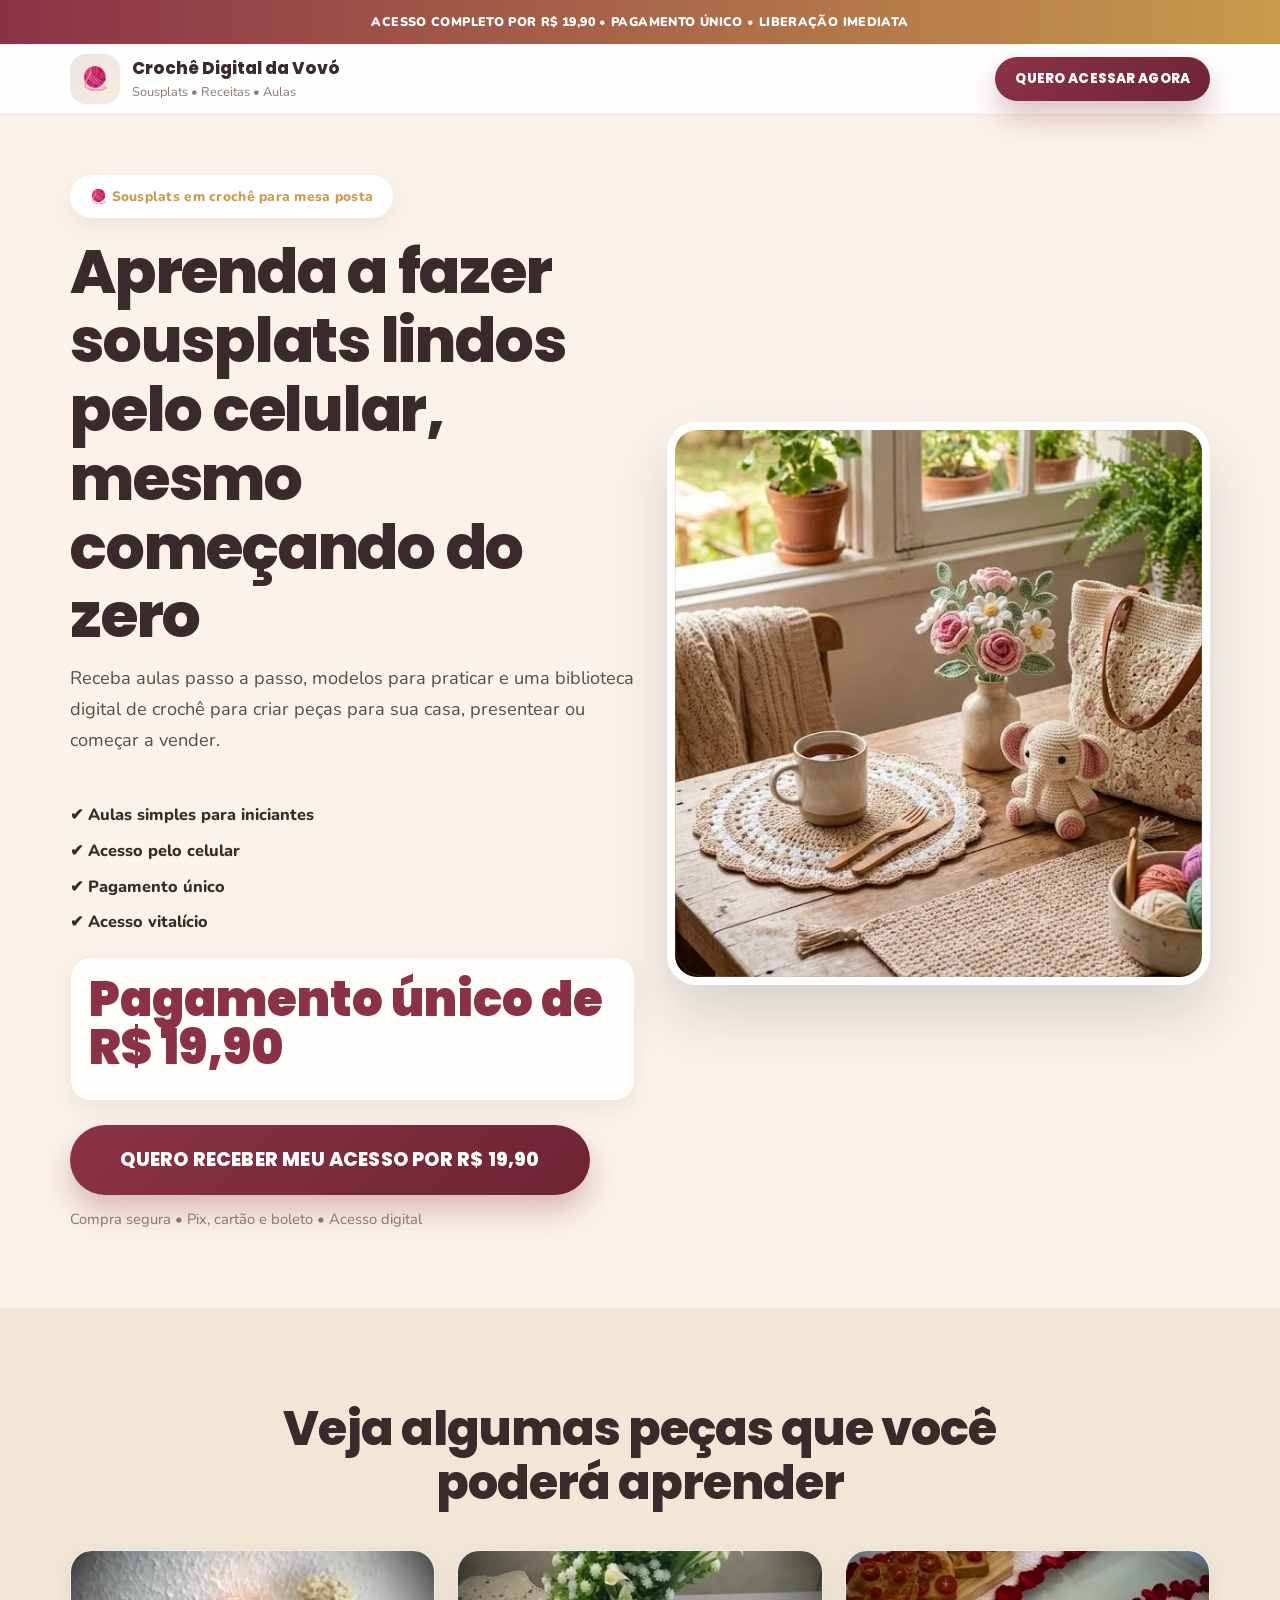
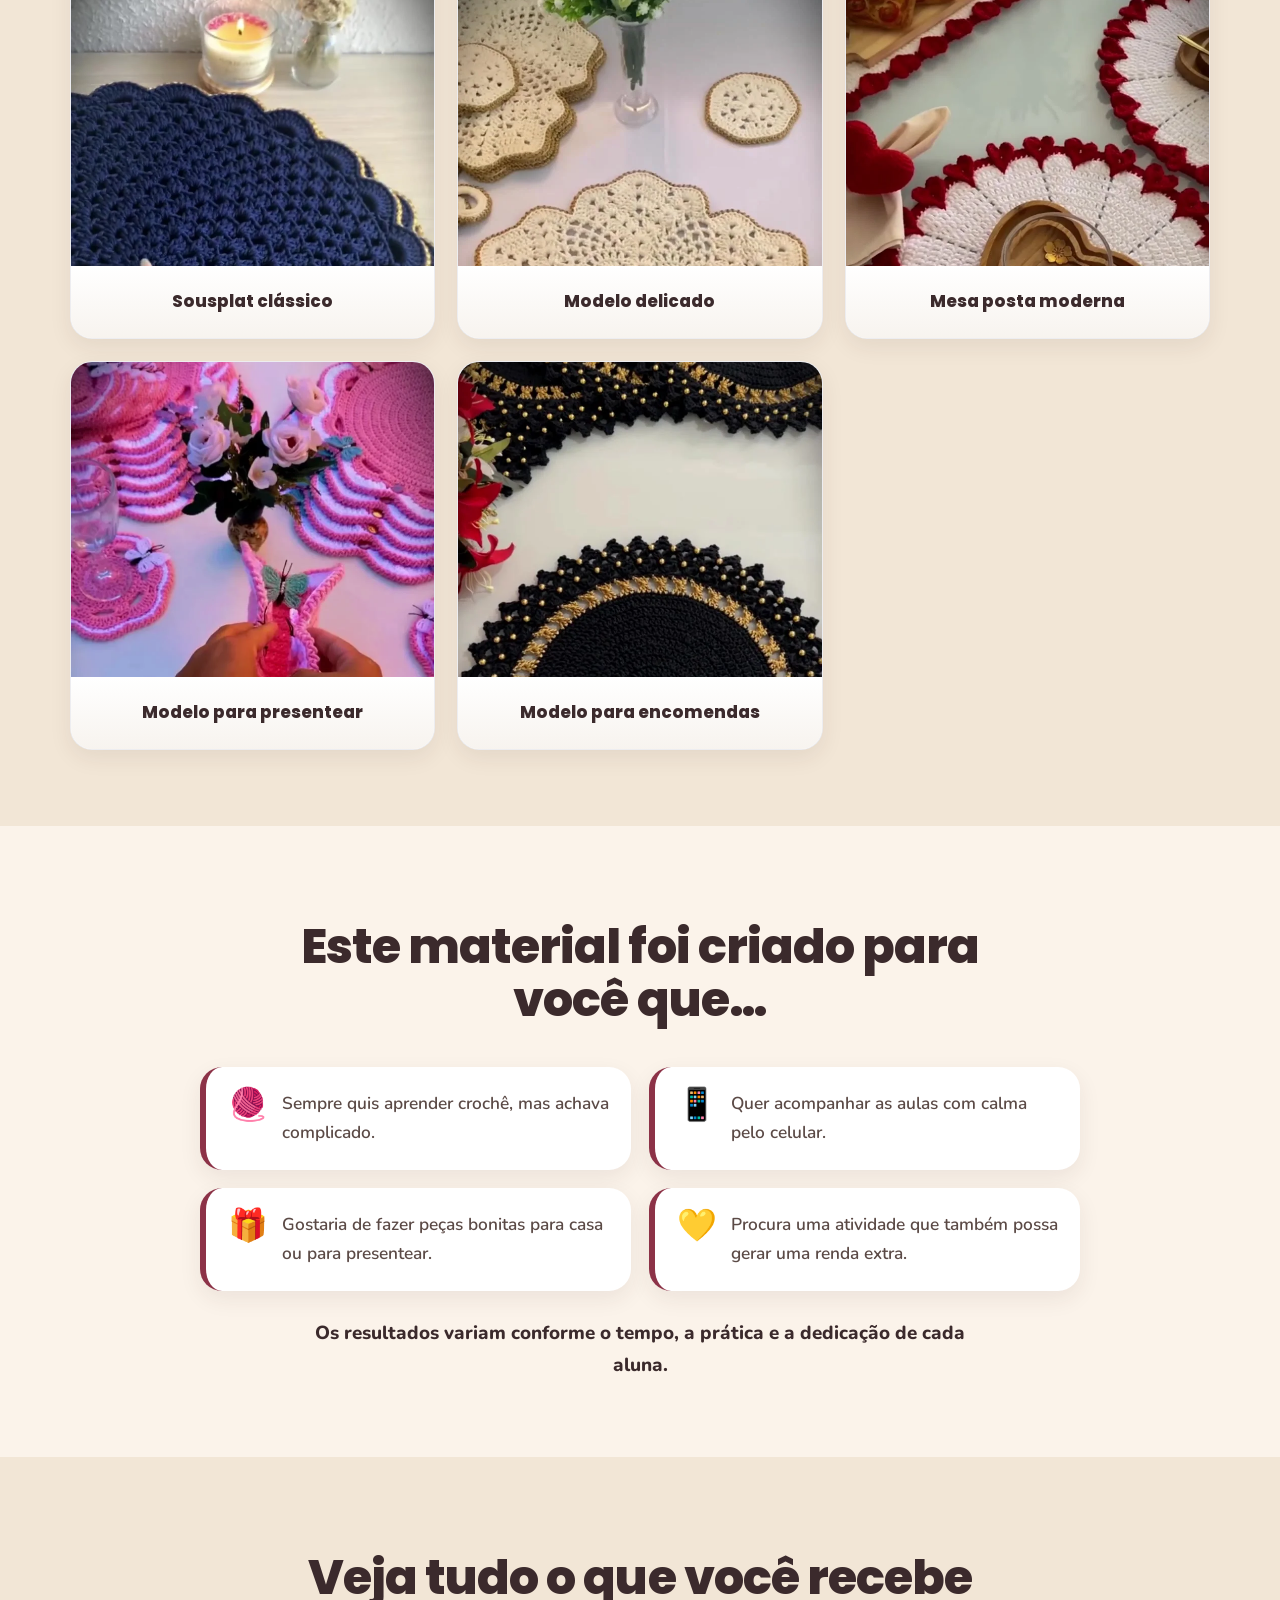
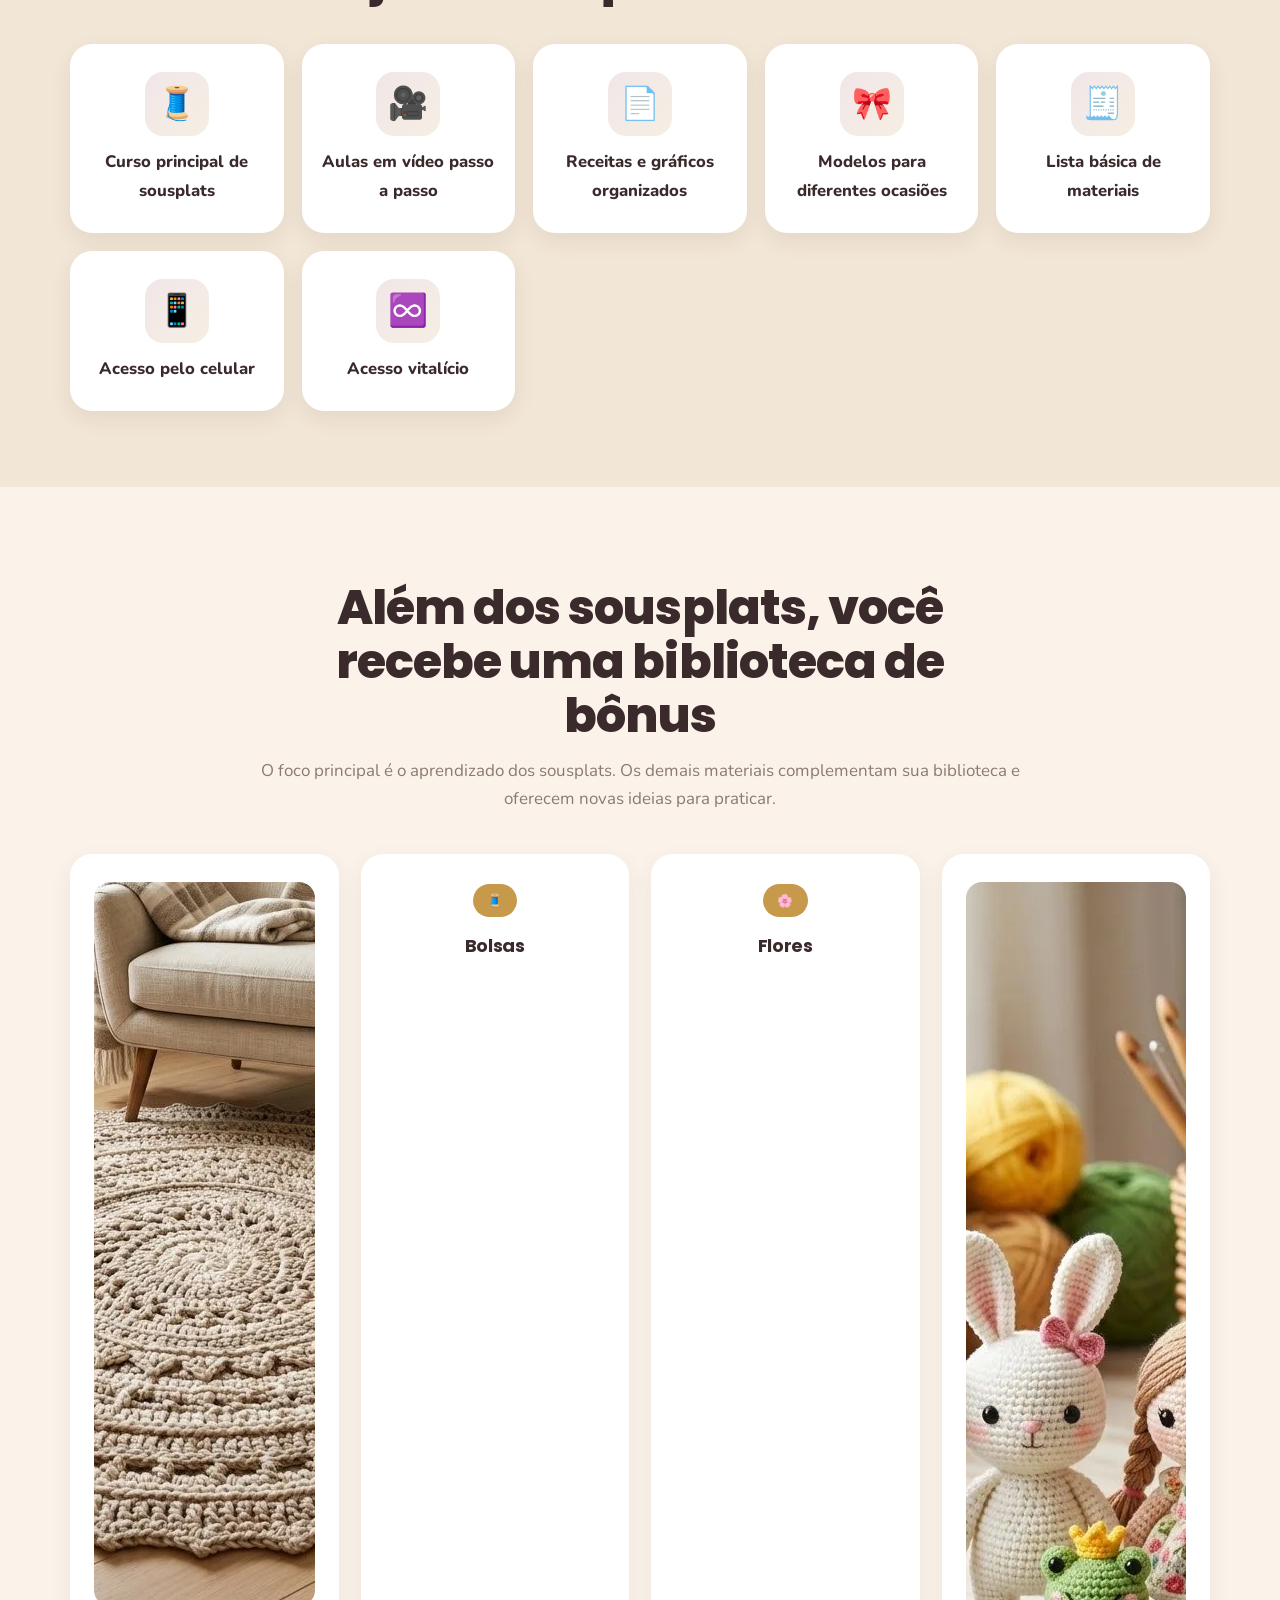
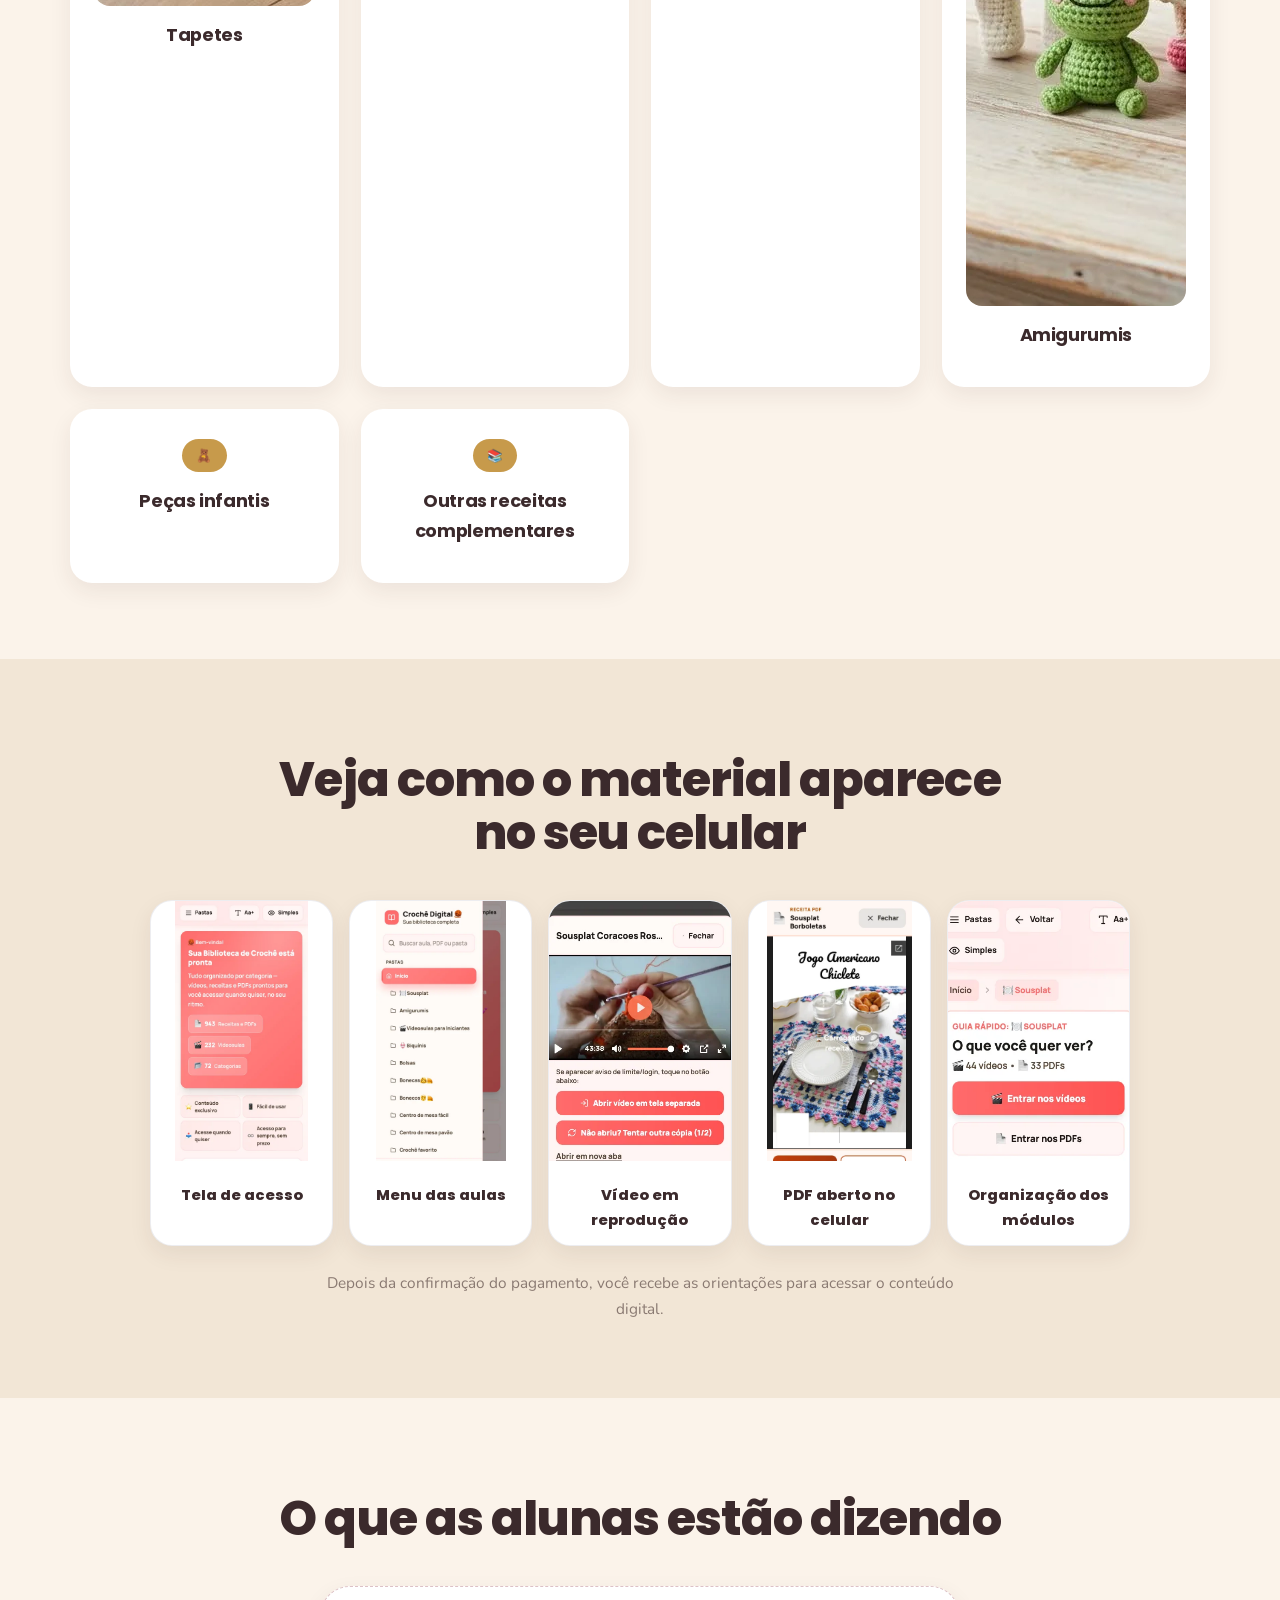
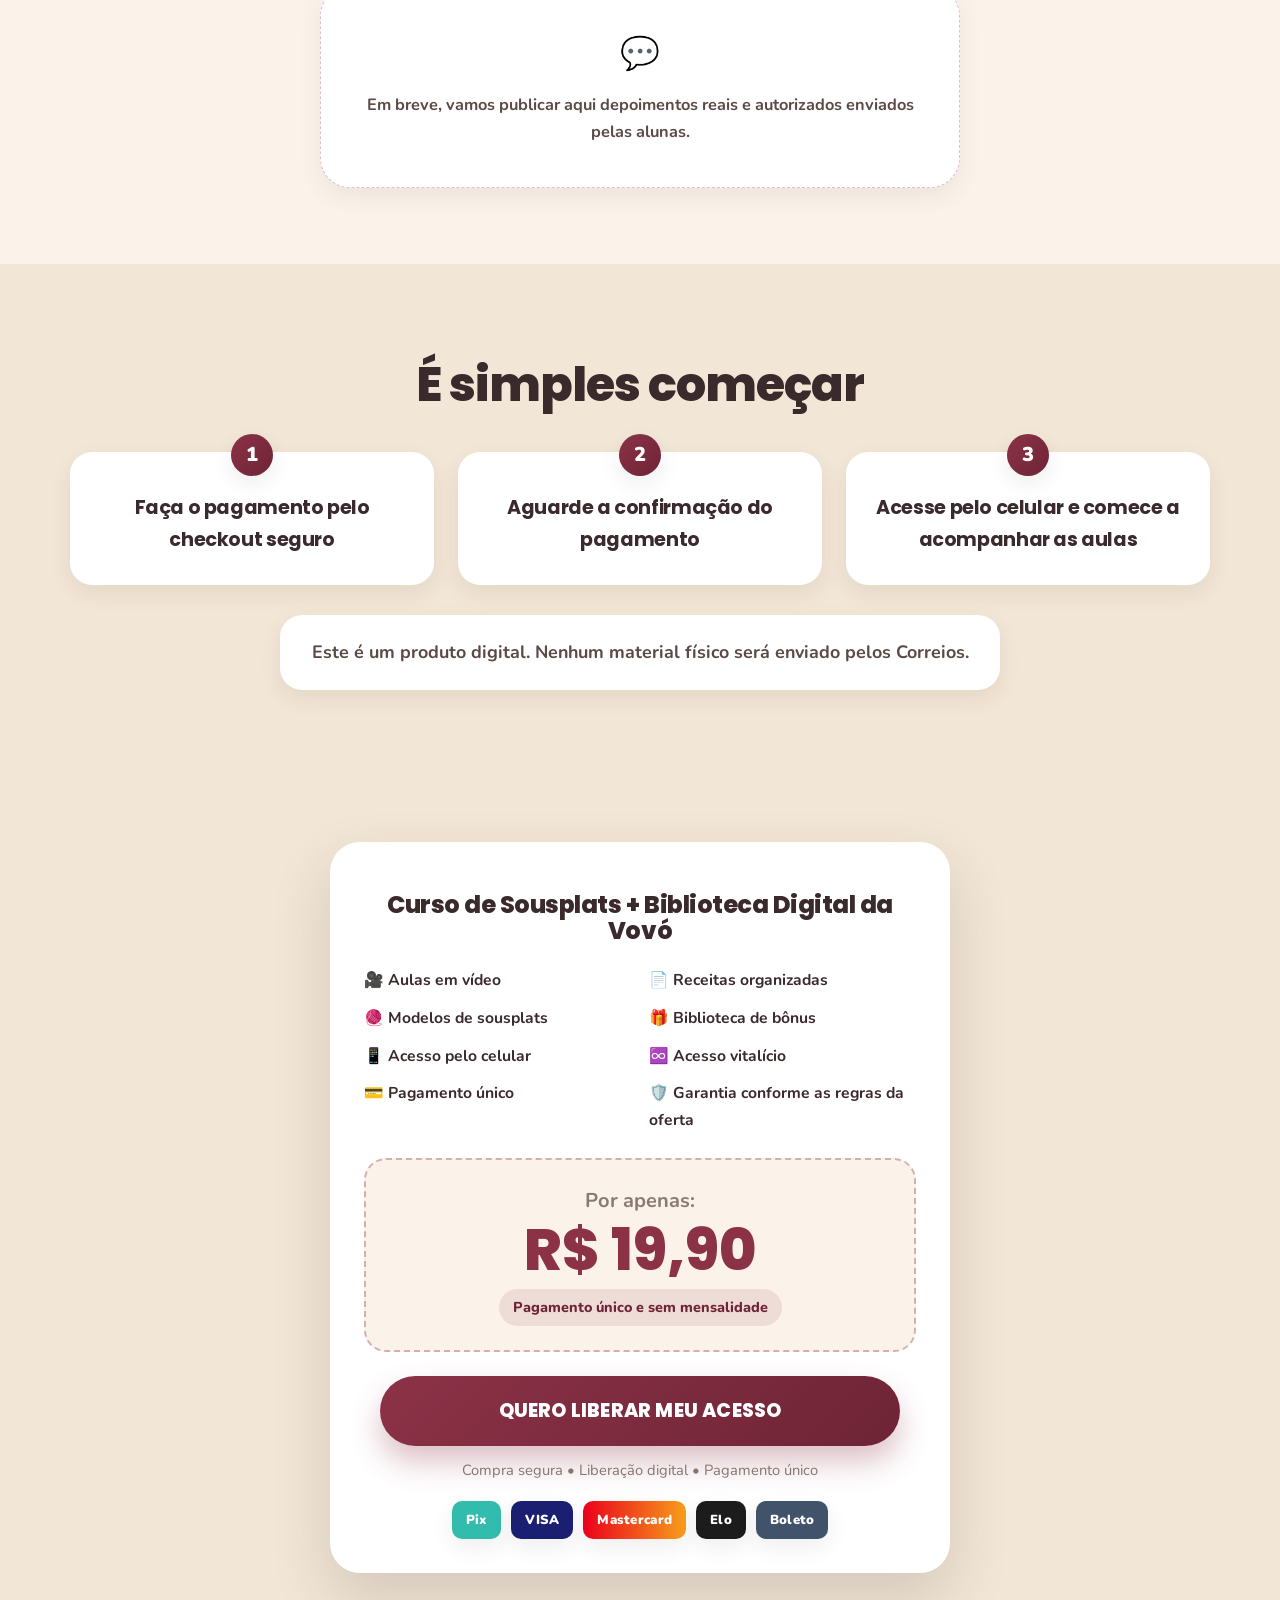
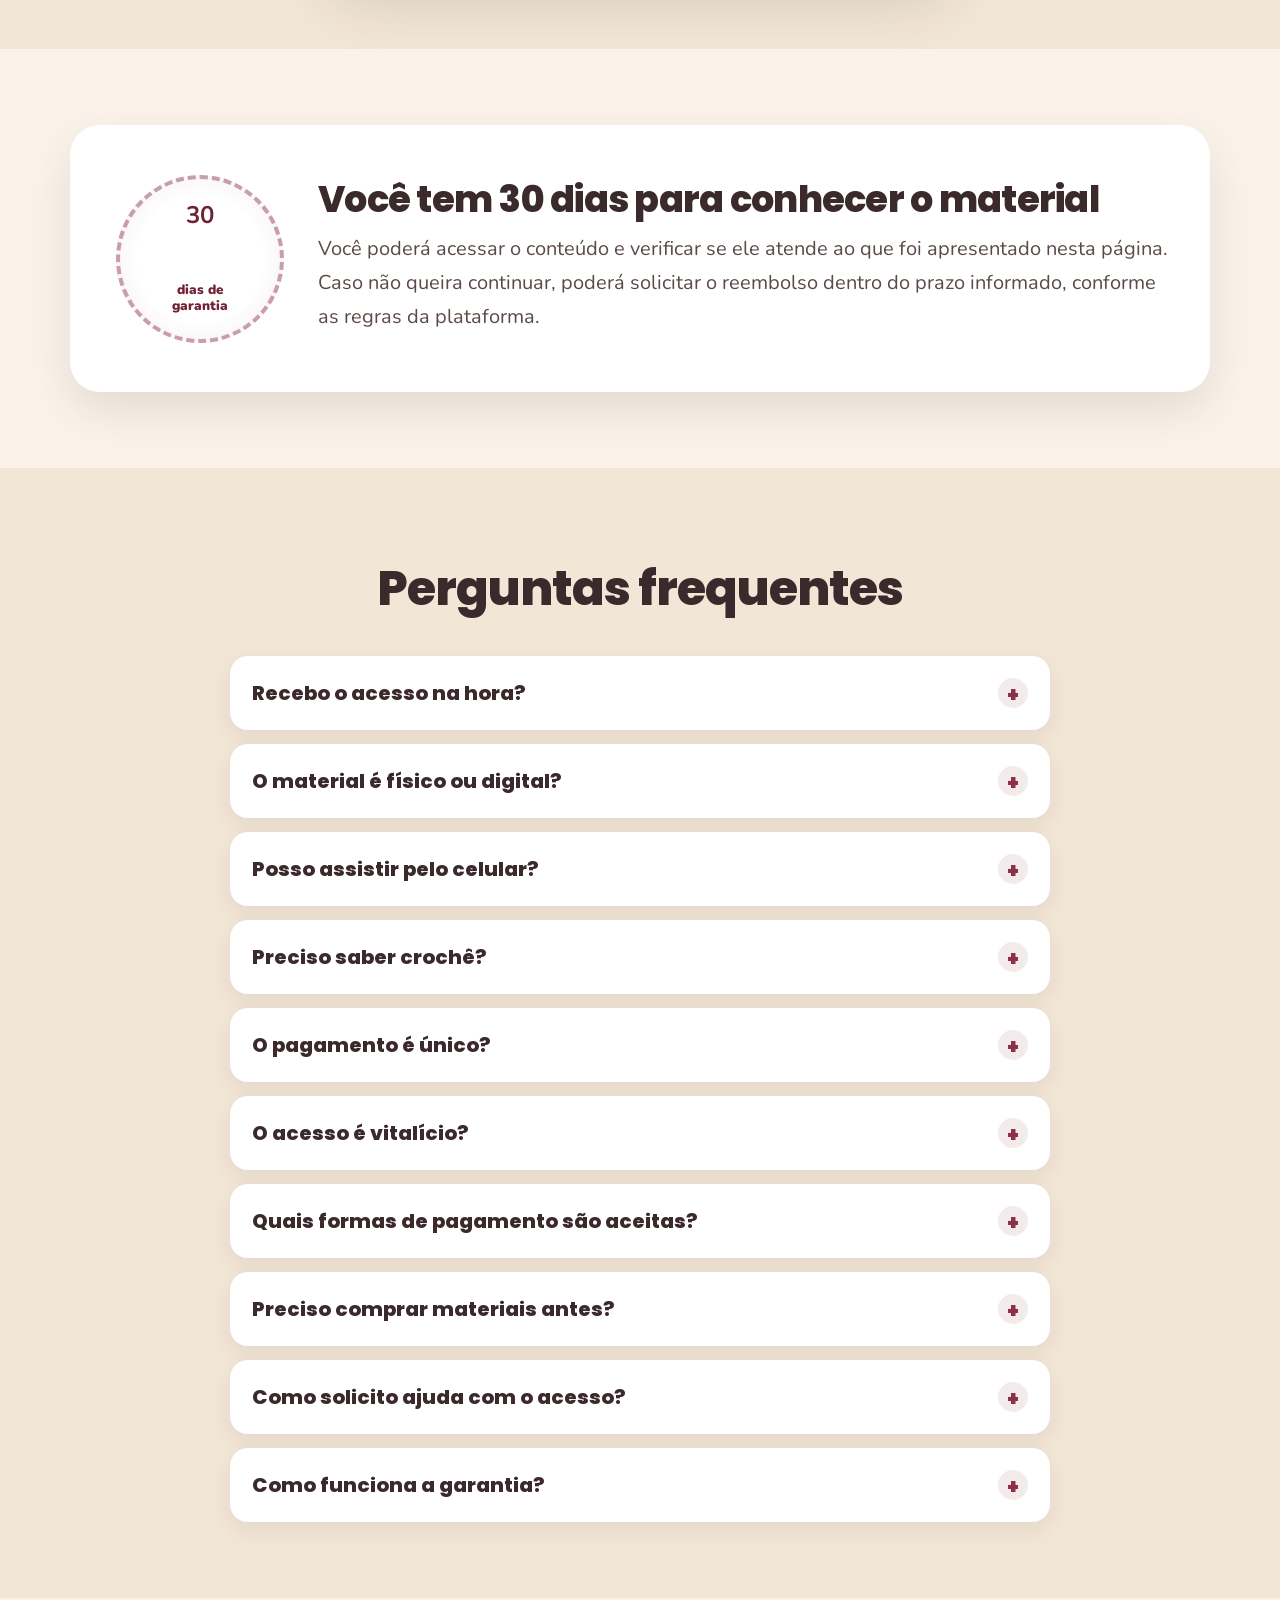
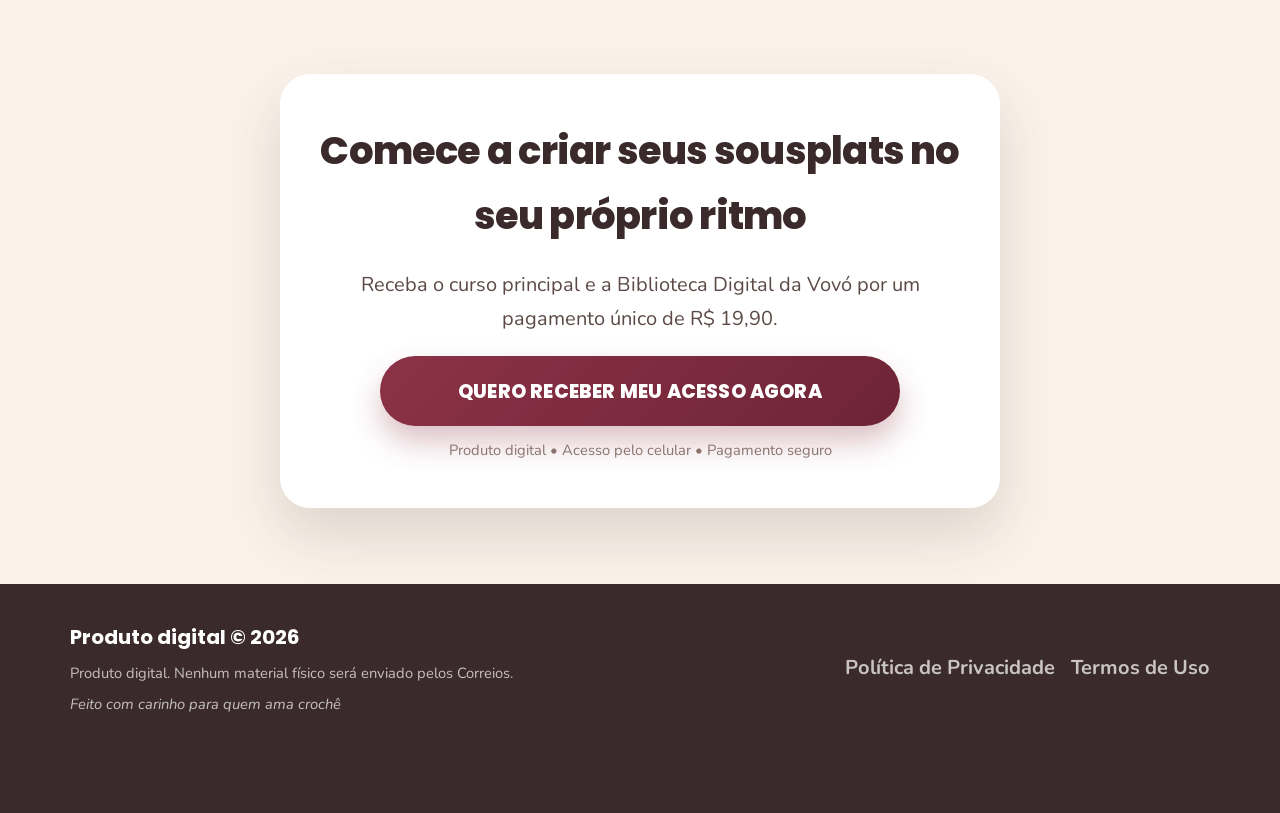
<file: index.html>
<!DOCTYPE html>
<html lang="pt-BR">
<head>
  <meta charset="UTF-8" />
  <meta name="viewport" content="width=device-width, initial-scale=1.0" />
  <meta name="robots" content="noindex" />
  <meta name="description" content="Aprenda a fazer sousplats lindos em crochê pelo celular: aulas em vídeo, receitas em PDF e modelos prontos para mesa posta. Acesso vitalício por pagamento único." />
  <title>Sousplats em Crochê | Aprenda pelo Celular — Crochê Digital da Vovó</title>

  <!-- Meta Pixel Code -->
  <script>
  !function(f,b,e,v,n,t,s)
  {if(f.fbq)return;n=f.fbq=function(){n.callMethod?
  n.callMethod.apply(n,arguments):n.queue.push(arguments)};
  if(!f._fbq)f._fbq=n;n.push=n;n.loaded=!0;n.version='2.0';
  n.queue=[];t=b.createElement(e);t.async=!0;
  t.src=v;s=b.getElementsByTagName(e)[0];
  s.parentNode.insertBefore(t,s)}(window, document,'script',
  'https://connect.facebook.net/en_US/fbevents.js');
  fbq('init', '1389836516248571');
  fbq('track', 'PageView');
  </script>
  <noscript><img height="1" width="1" style="display:none"
  src="https://www.facebook.com/tr?id=1389836516248571&ev=PageView&noscript=1"
  /></noscript>
  <!-- End Meta Pixel Code -->

  <style>
    body {
      margin: 0;
      min-height: 100vh;
      display: grid;
      place-items: center;
      font-family: Arial, sans-serif;
      background: #fdf0e5;
      color: #2f2d47;
      padding: 24px;
      text-align: center;
    }
    a { color: #2f2d47; font-weight: 700; }
  </style>
</head>
<body>
  <main>
    <p>Preparando sua experiência personalizada...</p>
    <p>Se nada acontecer, <a id="manual-link" href="quiz.html">toque aqui para continuar</a>.</p>
  </main>

  <script>
    (function () {
      const target = new URL("oferta.html", window.location.href);
      const currentParams = new URLSearchParams(window.location.search);

      currentParams.forEach(function (value, key) {
        if (value) target.searchParams.set(key, value);
      });

      document.getElementById("manual-link").href = target.toString();

      // Pequeno atraso para garantir que o Meta Pixel envie o PageView
      // antes da navegação interromper a requisição de rede.
      window.setTimeout(function () {
        window.location.replace(target.toString());
      }, 400);
    })();
  </script>
</body>
</html>
</file>
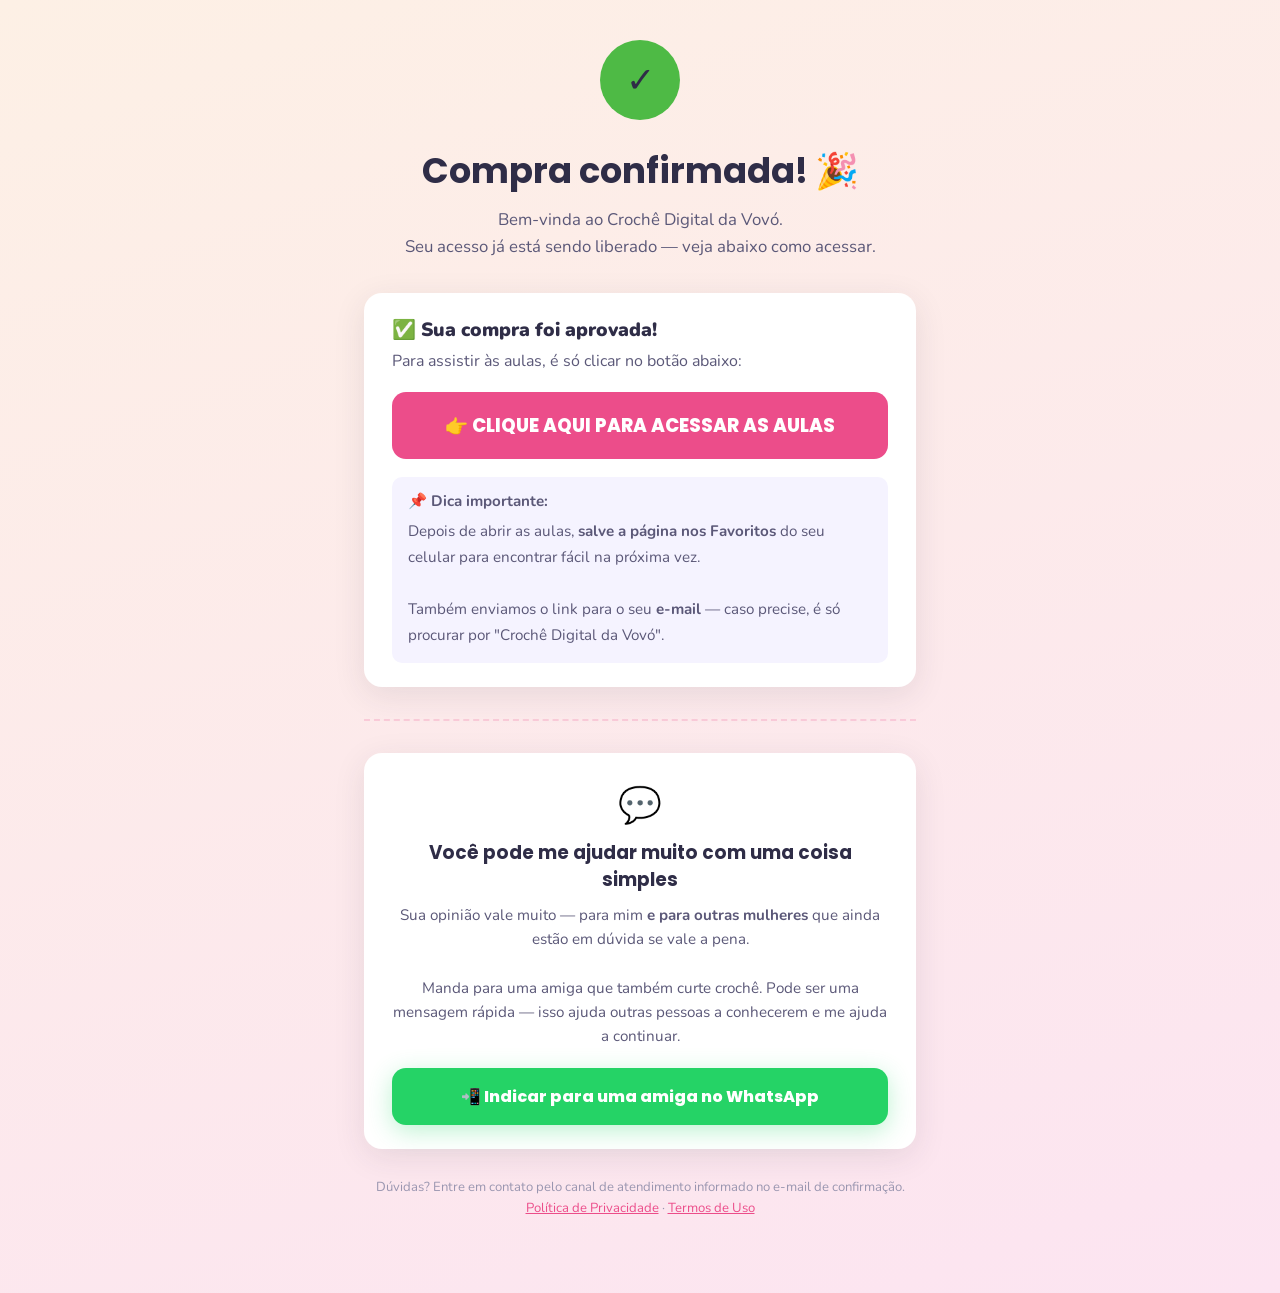
<file: obrigado.html>
<!DOCTYPE html>
<html lang="pt-BR">
<head>
  <meta charset="UTF-8" />
  <meta name="viewport" content="width=device-width, initial-scale=1.0" />
  <meta name="robots" content="noindex" />
  <title>Compra confirmada! — Crochê Digital da Vovó</title>
  <link rel="preconnect" href="https://fonts.googleapis.com" />
  <link rel="preconnect" href="https://fonts.gstatic.com" crossorigin />
  <link href="https://fonts.googleapis.com/css2?family=Nunito:wght@400;600;700;800;900&family=Poppins:wght@700;800&display=swap" rel="stylesheet" />

  <!-- Meta Pixel -->
  <script>
  !function(f,b,e,v,n,t,s)
  {if(f.fbq)return;n=f.fbq=function(){n.callMethod?
  n.callMethod.apply(n,arguments):n.queue.push(arguments)};
  if(!f._fbq)f._fbq=n;n.push=n;n.loaded=!0;n.version='2.0';
  n.queue=[];t=b.createElement(e);t.async=!0;
  t.src=v;s=b.getElementsByTagName(e)[0];
  s.parentNode.insertBefore(t,s)}(window, document,'script',
  'https://connect.facebook.net/en_US/fbevents.js');
  fbq('init', '1389836516248571');
  fbq('track', 'PageView');
  fbq('track', 'Purchase', { value: 19.90, currency: 'BRL', content_name: 'Crochê Digital da Vovó', content_type: 'product' });
  </script>
  <noscript><img height="1" width="1" style="display:none"
  src="https://www.facebook.com/tr?id=1389836516248571&ev=Purchase&noscript=1"
  /></noscript>

  <style>
    *, *::before, *::after { box-sizing: border-box; }

    body {
      margin: 0;
      font-family: "Nunito", Arial, sans-serif;
      background: linear-gradient(160deg, #fdf0e5 0%, #fce4f1 100%);
      min-height: 100vh;
      color: #2f2d47;
    }

    .page {
      max-width: 600px;
      margin: 0 auto;
      padding: 40px 24px 60px;
      text-align: center;
    }

    .check-circle {
      width: 80px;
      height: 80px;
      background: #4eba45;
      border-radius: 50%;
      display: flex;
      align-items: center;
      justify-content: center;
      margin: 0 auto 24px;
      font-size: 2.2rem;
      animation: popIn .5s cubic-bezier(.175,.885,.32,1.275) both;
    }

    @keyframes popIn {
      from { transform: scale(0); opacity: 0; }
      to   { transform: scale(1); opacity: 1; }
    }

    h1 {
      font-family: "Poppins", "Nunito", sans-serif;
      font-size: clamp(1.6rem, 5vw, 2.2rem);
      margin: 0 0 10px;
      color: #2f2d47;
    }

    .subtitle {
      font-size: 1.05rem;
      color: #5b5878;
      margin: 0 0 32px;
      line-height: 1.6;
    }

    .access-box {
      background: #fff;
      border-radius: 18px;
      padding: 24px 28px;
      margin-bottom: 32px;
      box-shadow: 0 8px 32px rgba(47,45,71,.10);
      text-align: left;
    }

    .access-box h2 {
      font-size: 1rem;
      font-weight: 900;
      margin: 0 0 14px;
      color: #2f2d47;
      display: flex;
      align-items: center;
      gap: 8px;
    }

    .access-box ol {
      margin: 0;
      padding-left: 20px;
      color: #3d3b55;
    }

    .access-box li {
      margin-bottom: 10px;
      font-size: 0.97rem;
      line-height: 1.55;
    }

    .divider {
      border: none;
      border-top: 2px dashed rgba(236,77,138,.2);
      margin: 32px 0;
    }

    .social-ask {
      background: #fff;
      border-radius: 18px;
      padding: 28px 28px 24px;
      box-shadow: 0 8px 32px rgba(47,45,71,.10);
      margin-bottom: 24px;
    }

    .social-ask .emoji-big { font-size: 2.2rem; display: block; margin-bottom: 10px; }

    .social-ask h2 {
      font-family: "Poppins", "Nunito", sans-serif;
      font-size: 1.15rem;
      margin: 0 0 10px;
      color: #2f2d47;
    }

    .social-ask p {
      font-size: 0.95rem;
      color: #5b5878;
      line-height: 1.6;
      margin: 0 0 20px;
    }

    .btn-comment {
      display: block;
      width: 100%;
      padding: 16px 20px;
      border-radius: 14px;
      font-family: "Poppins", "Nunito", sans-serif;
      font-size: 1rem;
      font-weight: 800;
      text-decoration: none;
      text-align: center;
      transition: transform .15s, box-shadow .15s;
      cursor: pointer;
      border: none;
    }

    .btn-comment:hover { transform: translateY(-2px); }

    .btn-video {
      background: linear-gradient(135deg, #ec4d8a, #c73872);
      color: #fff;
      box-shadow: 0 6px 24px rgba(236,77,138,.35);
      margin-bottom: 12px;
    }

    .btn-whatsapp {
      background: #25d366;
      color: #fff;
      box-shadow: 0 6px 24px rgba(37,211,102,.30);
    }

    .or-divider {
      font-size: 0.82rem;
      color: #9a96b0;
      margin: 10px 0;
    }

    .footer-note {
      font-size: 0.82rem;
      color: #9a96b0;
      margin-top: 28px;
      line-height: 1.6;
    }

    .footer-note a { color: #ec4d8a; }
  </style>
</head>
<body>
  <div class="page">

    <div class="check-circle">✓</div>

    <h1>Compra confirmada! 🎉</h1>
    <p class="subtitle">Bem-vinda ao Crochê Digital da Vovó.<br>Seu acesso já está sendo liberado — veja abaixo como acessar.</p>

    <!-- Acesso direto -->
    <div class="access-box">
      <h2 style="font-size:1.2rem;margin-bottom:6px;">✅ Sua compra foi aprovada!</h2>
      <p style="font-size:1rem;color:#5b5878;margin:0 0 18px;line-height:1.6;">Para assistir às aulas, é só clicar no botão abaixo:</p>
      <a href="https://aprendacroche1.netlify.app/" target="_blank" rel="noopener noreferrer" style="display:block;width:100%;padding:20px;margin-bottom:18px;background:#ec4d8a;color:#fff;border-radius:14px;font-family:'Poppins','Nunito',sans-serif;font-size:1.15rem;font-weight:800;text-align:center;text-decoration:none;box-sizing:border-box;">
        👉 CLIQUE AQUI PARA ACESSAR AS AULAS
      </a>
      <div style="background:#f5f3ff;border-radius:10px;padding:14px 16px;">
        <p style="font-size:0.95rem;color:#5b5878;margin:0 0 8px;font-weight:700;">📌 Dica importante:</p>
        <p style="font-size:0.95rem;color:#5b5878;margin:0;line-height:1.7;">Depois de abrir as aulas, <strong>salve a página nos Favoritos</strong> do seu celular para encontrar fácil na próxima vez.<br><br>Também enviamos o link para o seu <strong>e-mail</strong> — caso precise, é só procurar por "Crochê Digital da Vovó".</p>
      </div>
    </div>

    <hr class="divider" />

    <!-- Pedido de comentário -->
    <div class="social-ask">
      <span class="emoji-big">💬</span>
      <h2>Você pode me ajudar muito com uma coisa simples</h2>
      <p>
        Sua opinião vale muito — para mim <strong>e para outras mulheres</strong> que ainda estão em dúvida se vale a pena.<br><br>
        Manda para uma amiga que também curte crochê. Pode ser uma mensagem rápida — isso ajuda outras pessoas a conhecerem e me ajuda a continuar.
      </p>

      <a class="btn-comment btn-whatsapp" id="whatsapp-share" href="#" target="_blank" rel="noopener noreferrer">
        📲 Indicar para uma amiga no WhatsApp
      </a>
    </div>

    <p class="footer-note">
      Dúvidas? Entre em contato pelo canal de atendimento informado no e-mail de confirmação.<br>
      <a href="privacidade.html">Política de Privacidade</a> · <a href="termos.html">Termos de Uso</a>
    </p>

  </div>

  <script>
    // Pré-preenche o link de compartilhamento WhatsApp dinamicamente
    var whatsappMsg = encodeURIComponent(
      "Acabei de comprar o Crochê Digital da Vovó e já tô amando! 🧶\n" +
      "Se você curte crochê, vale muito a pena. Paguei só R$19,90 e o acesso é vitalício!\n" +
      "Dá uma olhada: https://pay.cakto.com.br/pynu7jf_850468"
    );
    document.getElementById("whatsapp-share").href = "https://wa.me/?text=" + whatsappMsg;
  </script>

  <script
    src="https://cdn.utmify.com.br/scripts/utms/latest.js"
    data-utmify-prevent-xcod-sck
    data-utmify-prevent-subids
    async
    defer
  ></script>
</body>
</html>
</file>
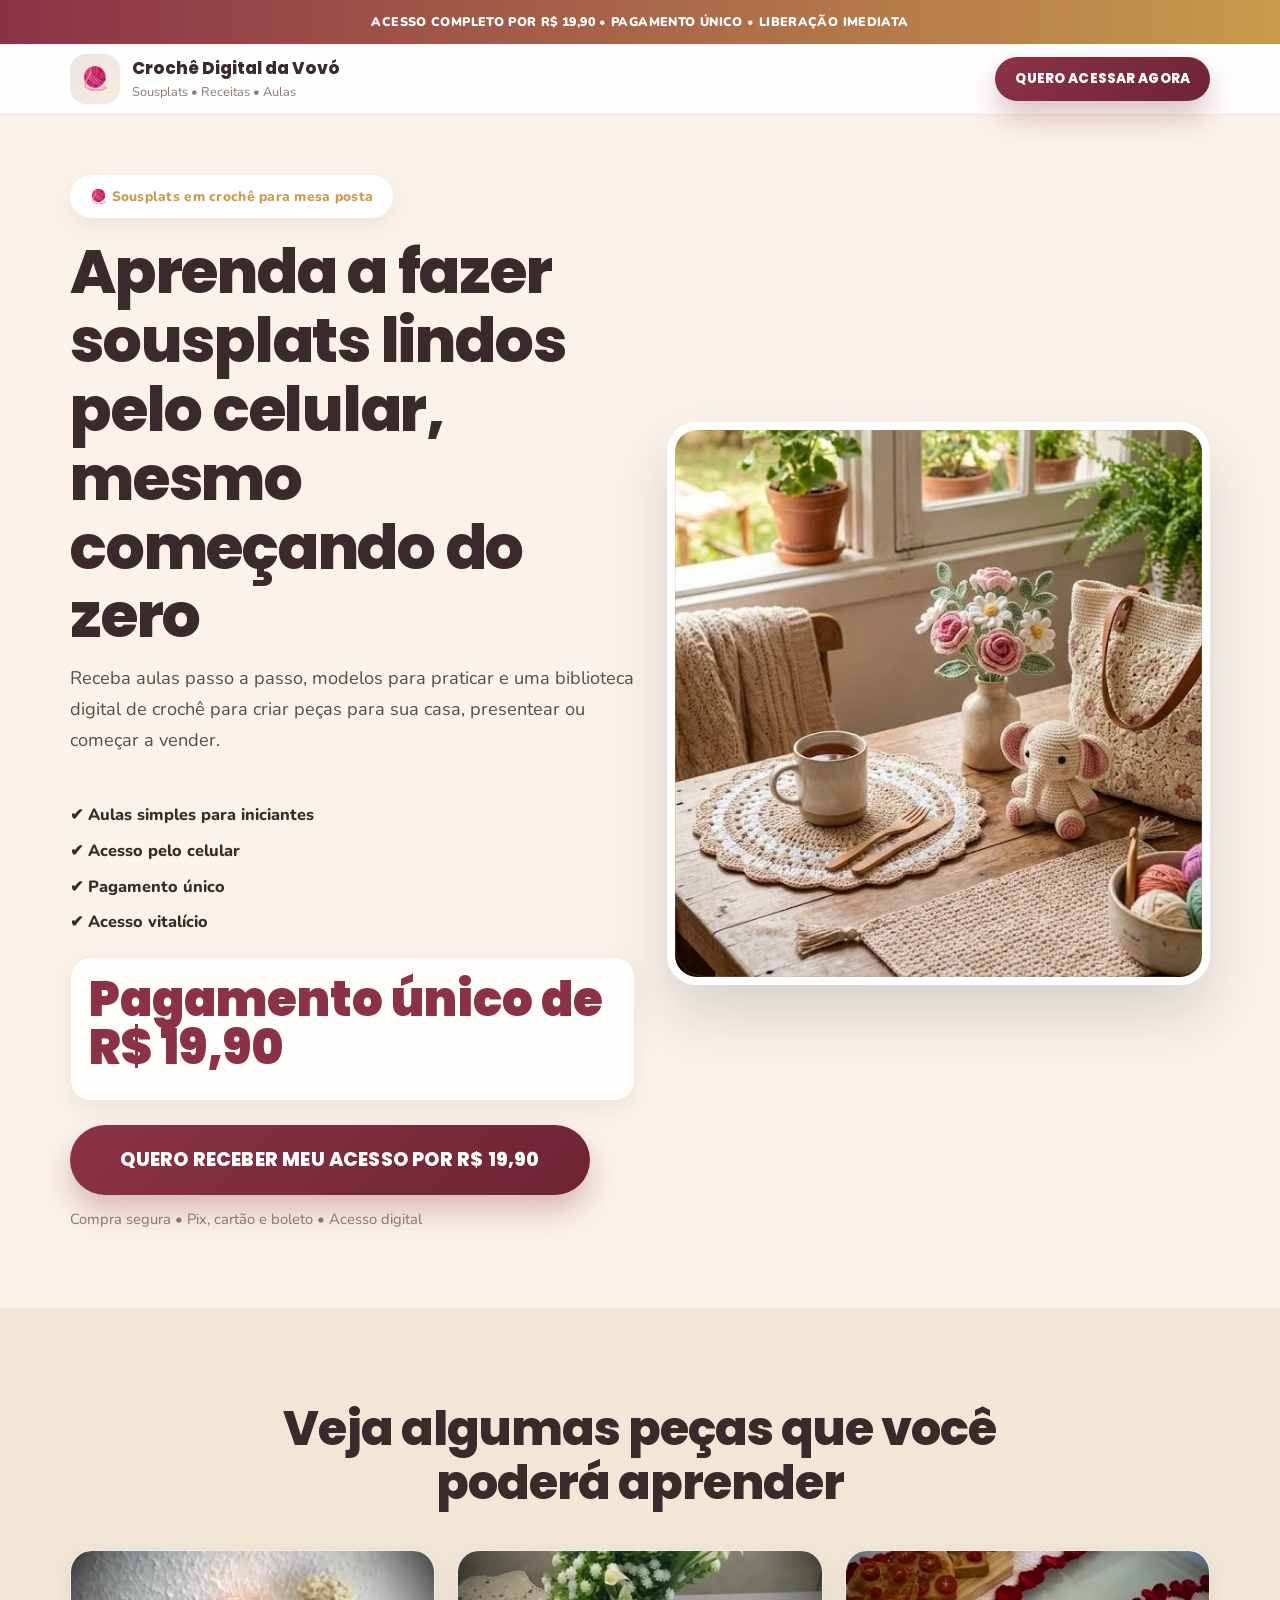
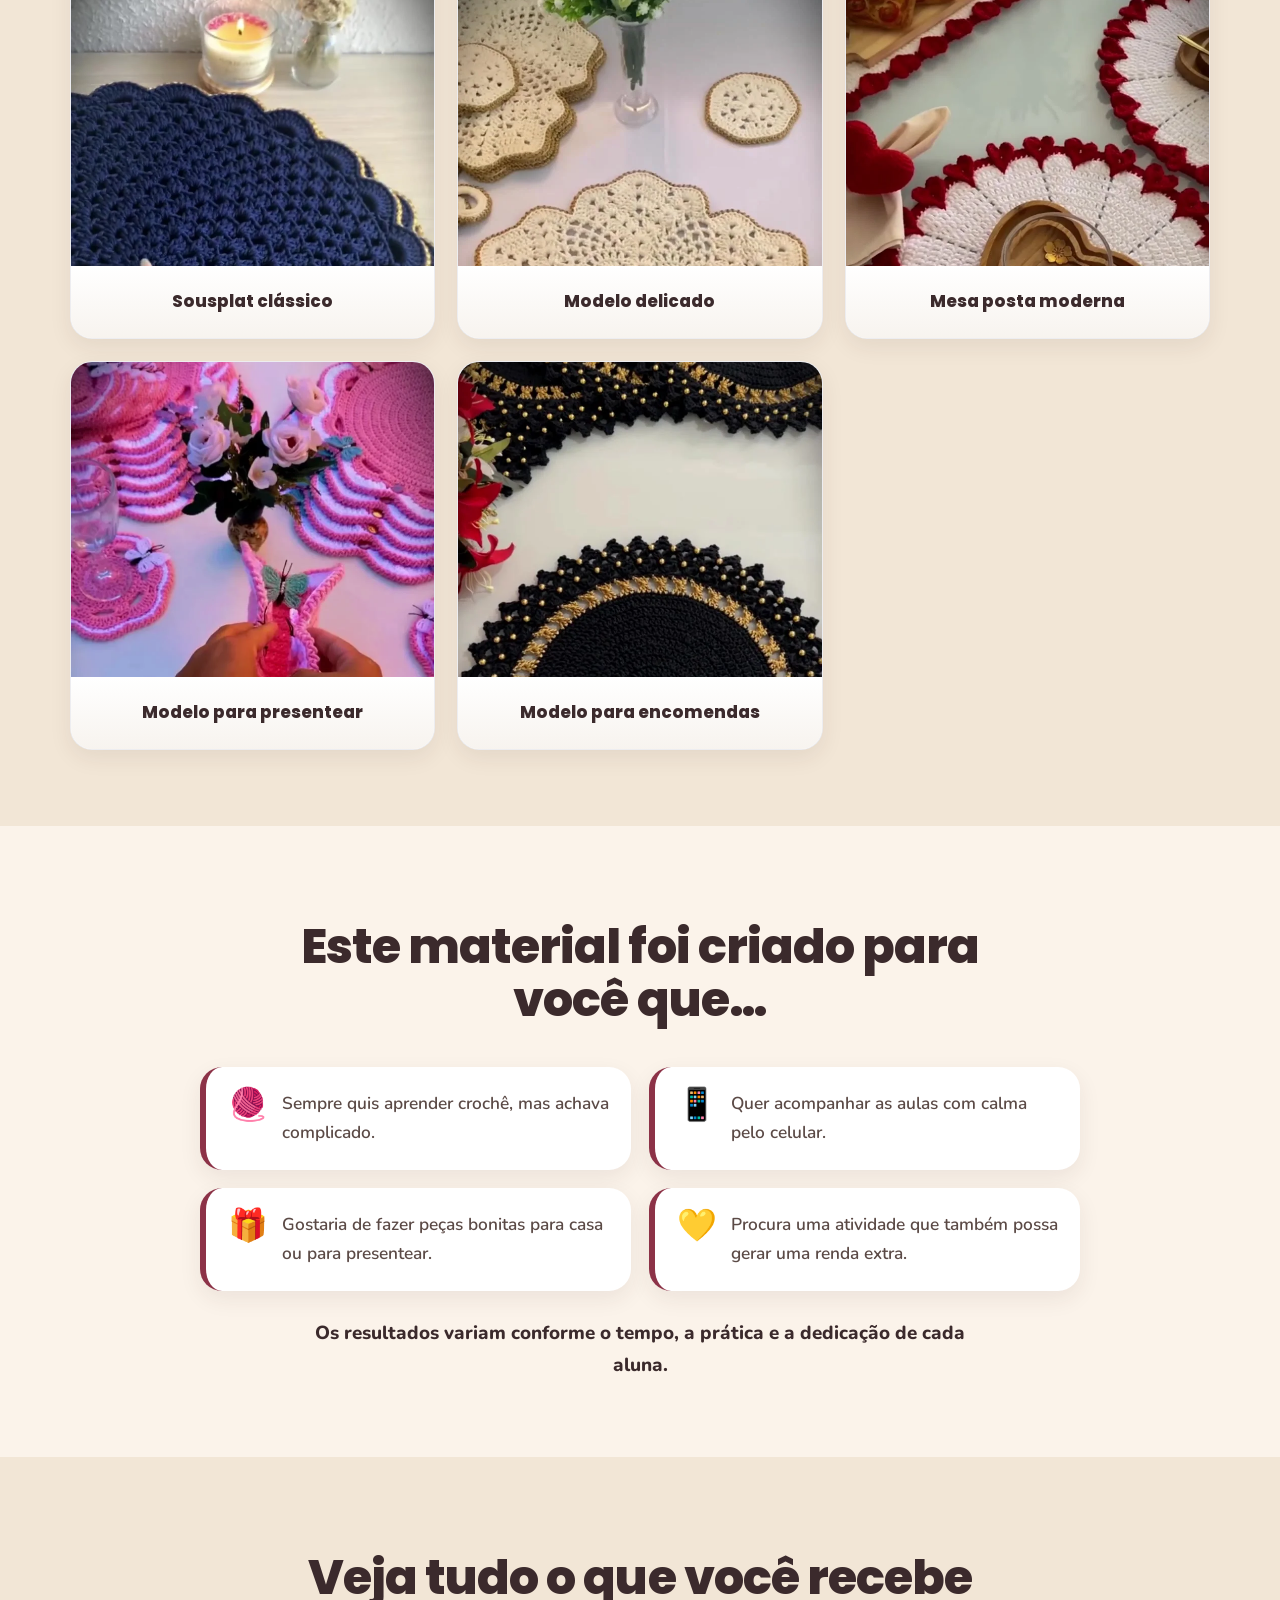
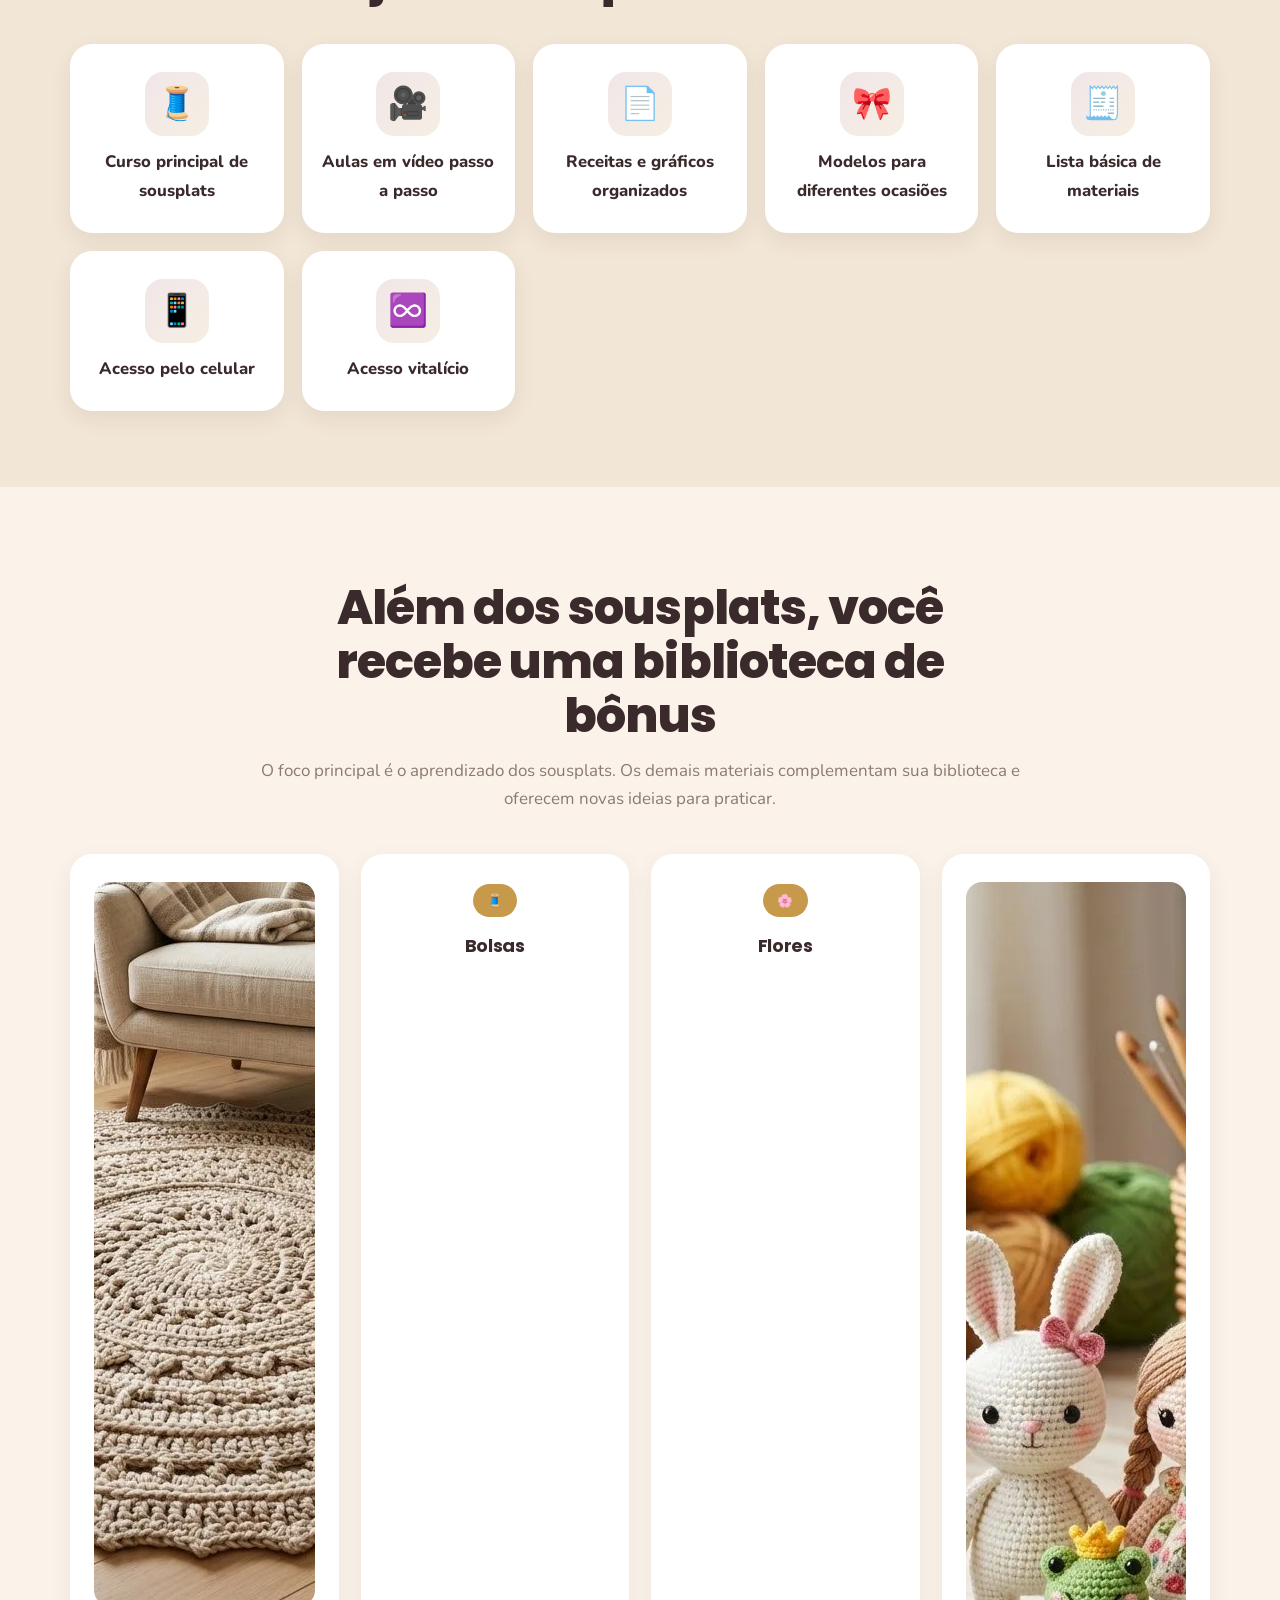
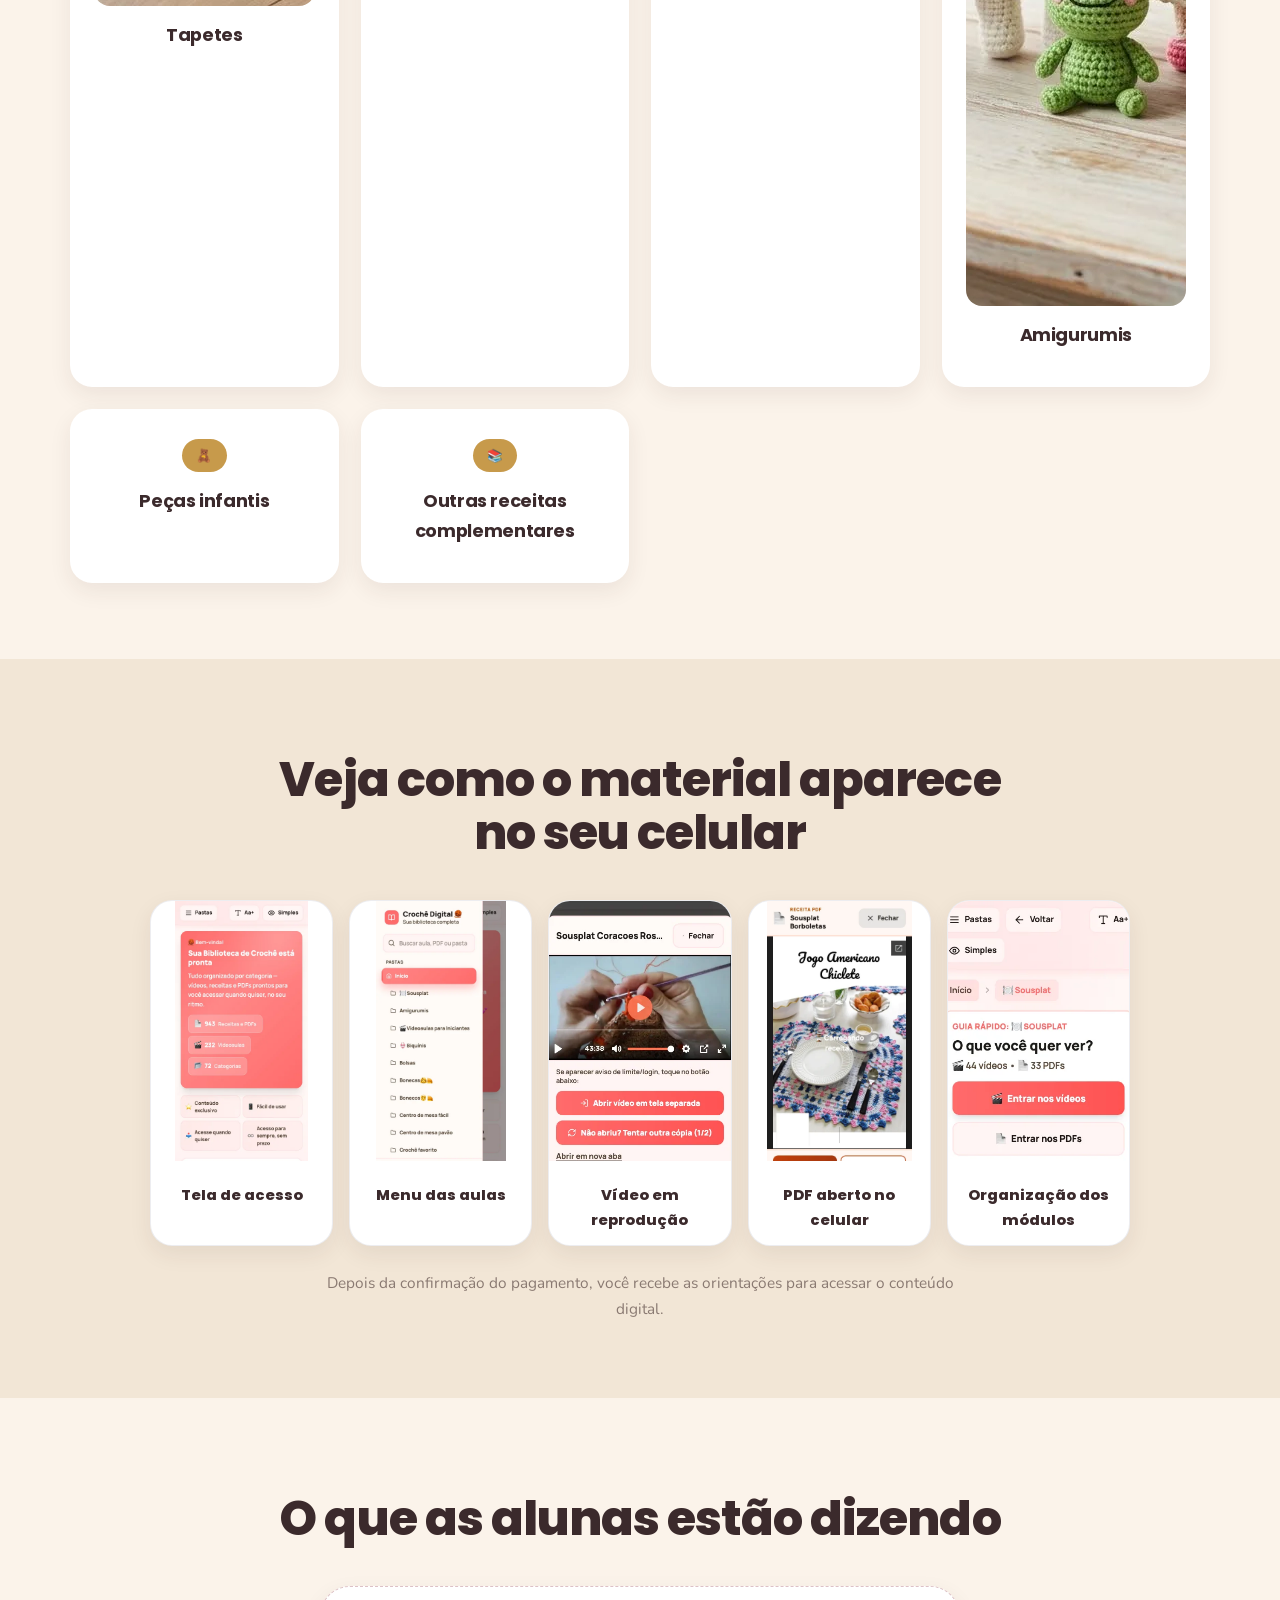
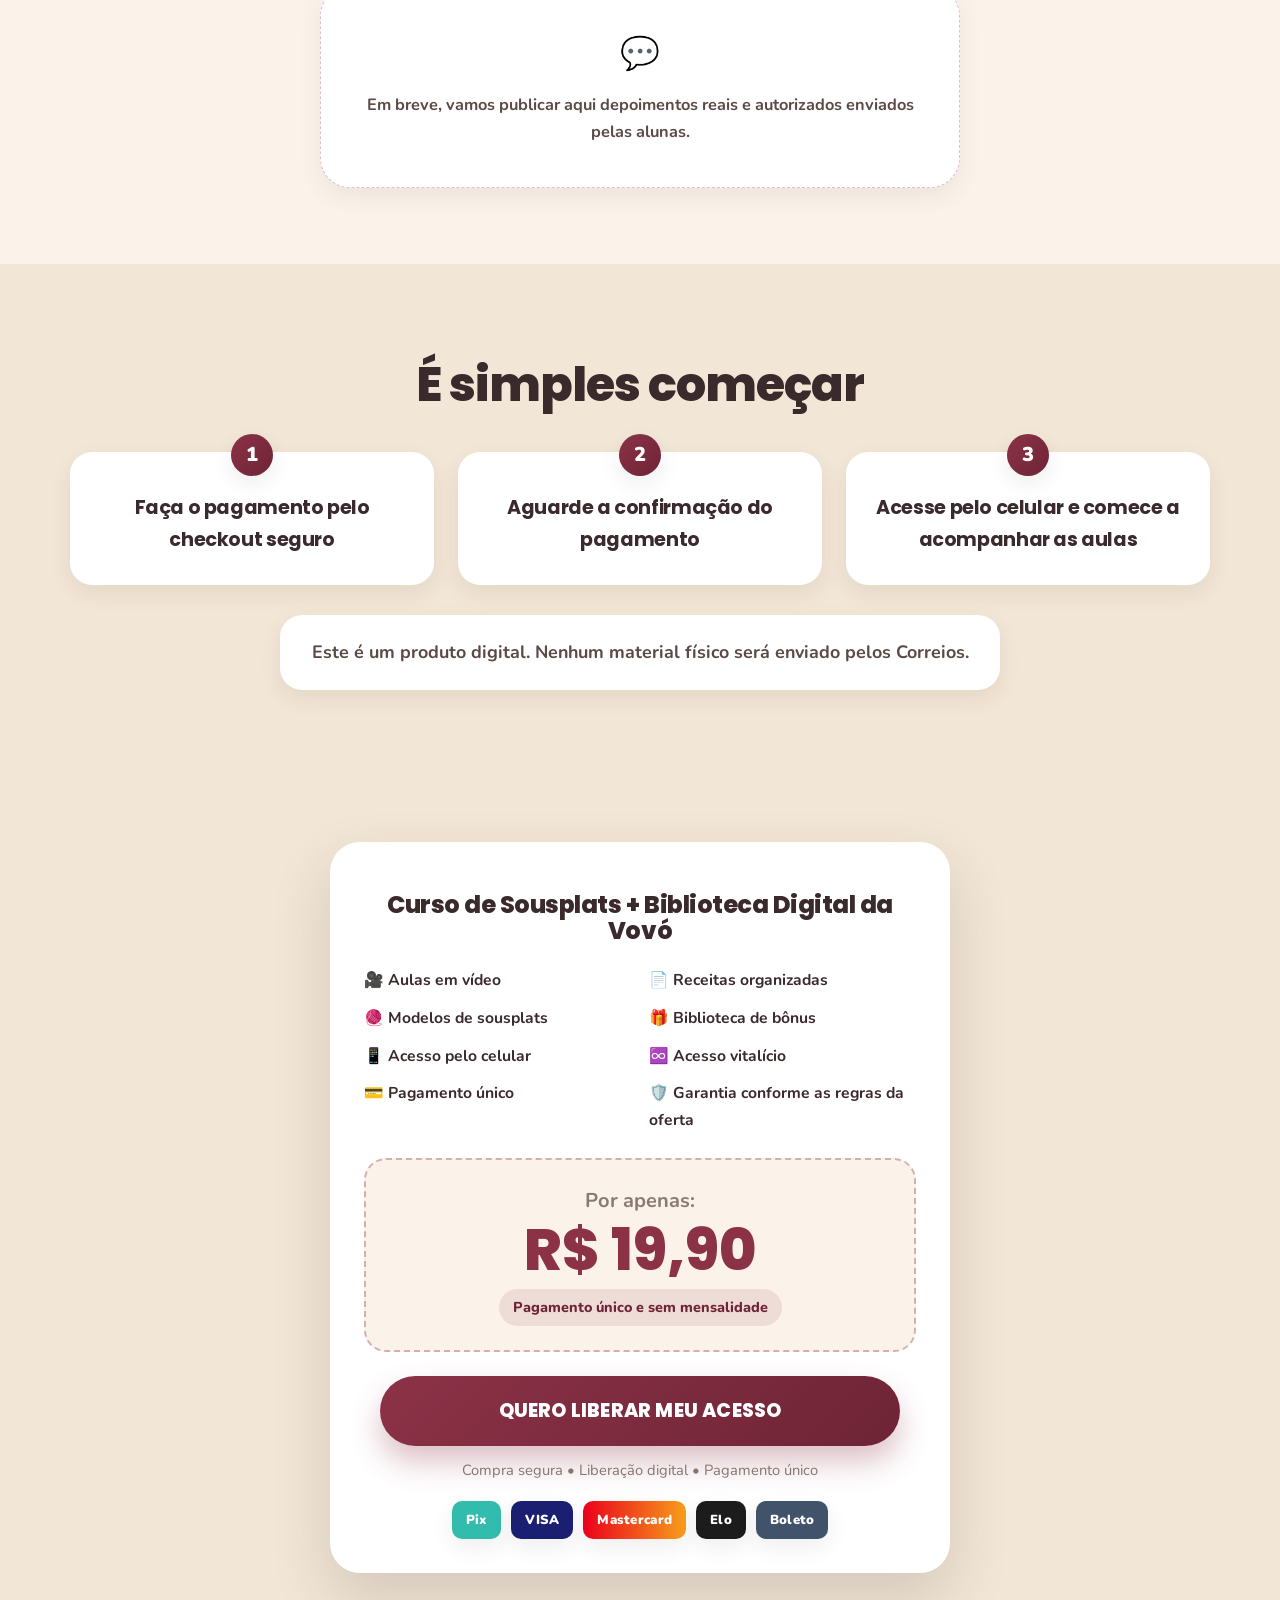
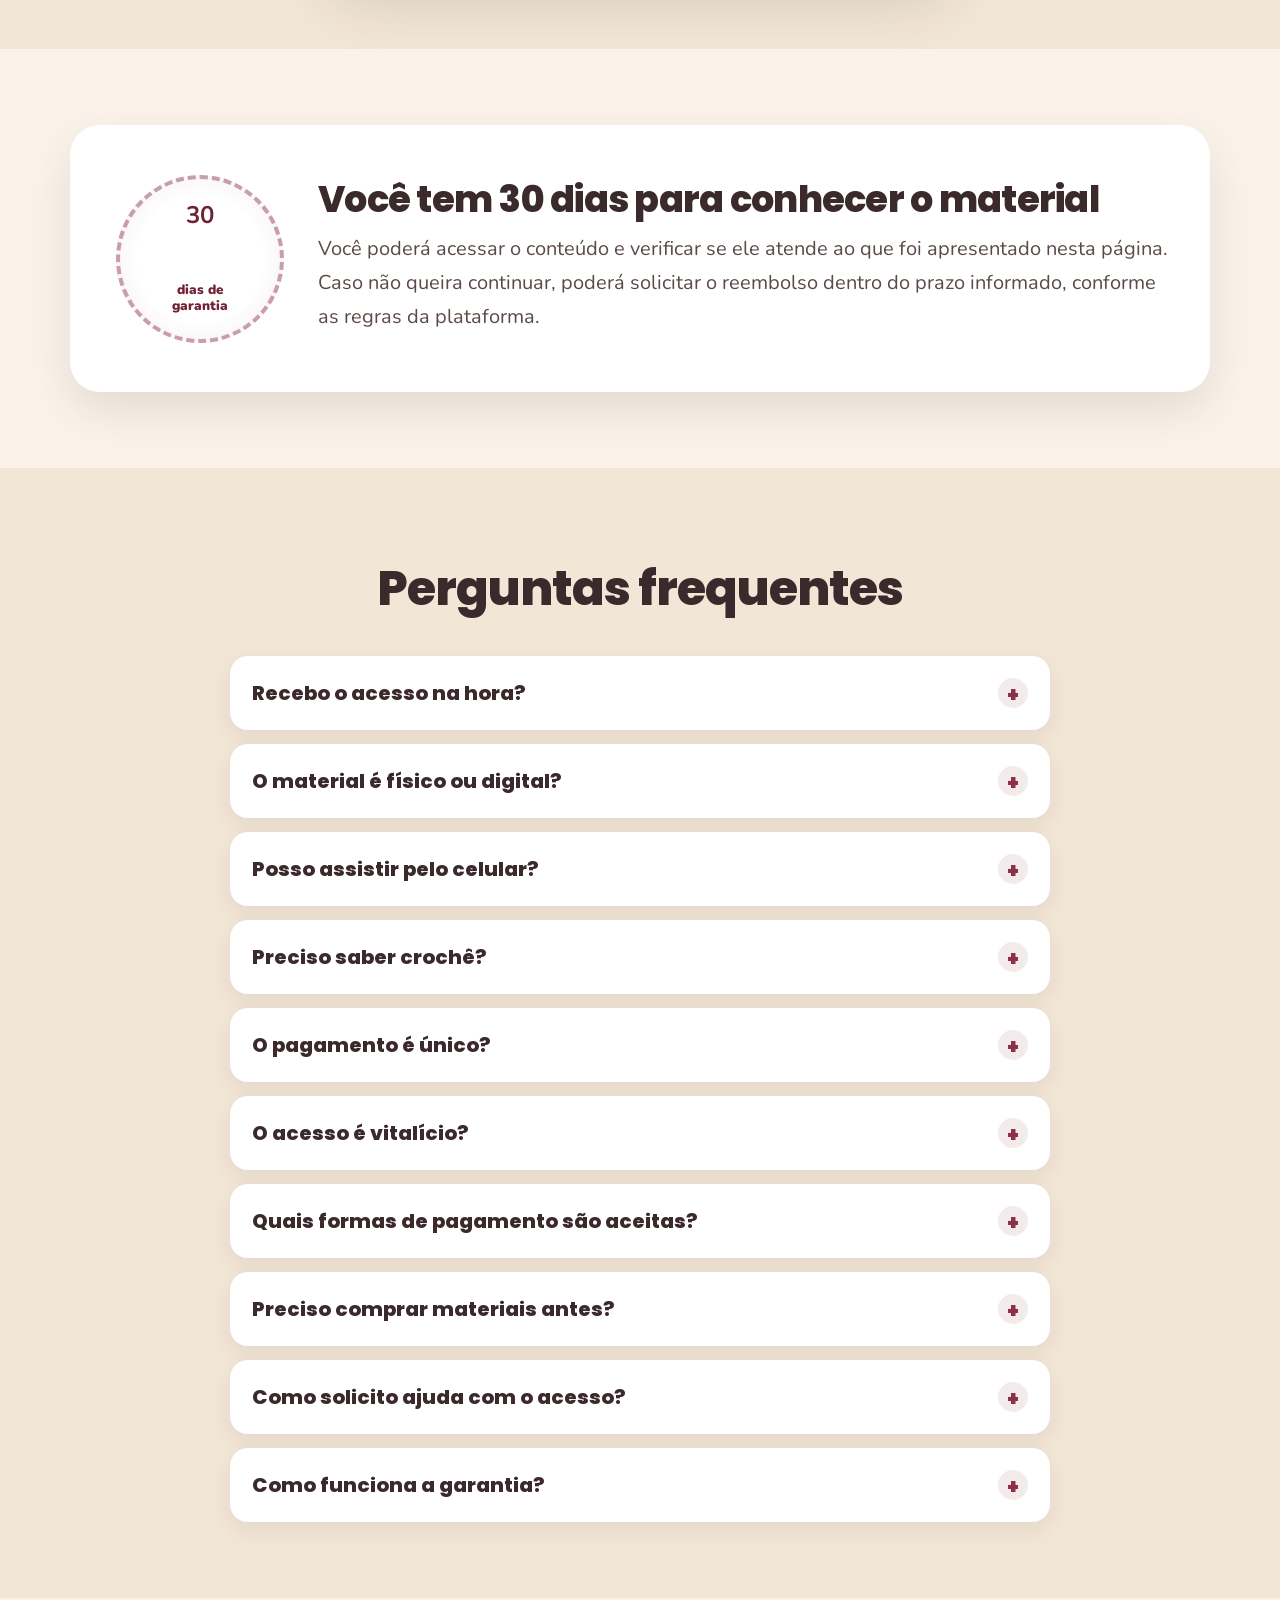
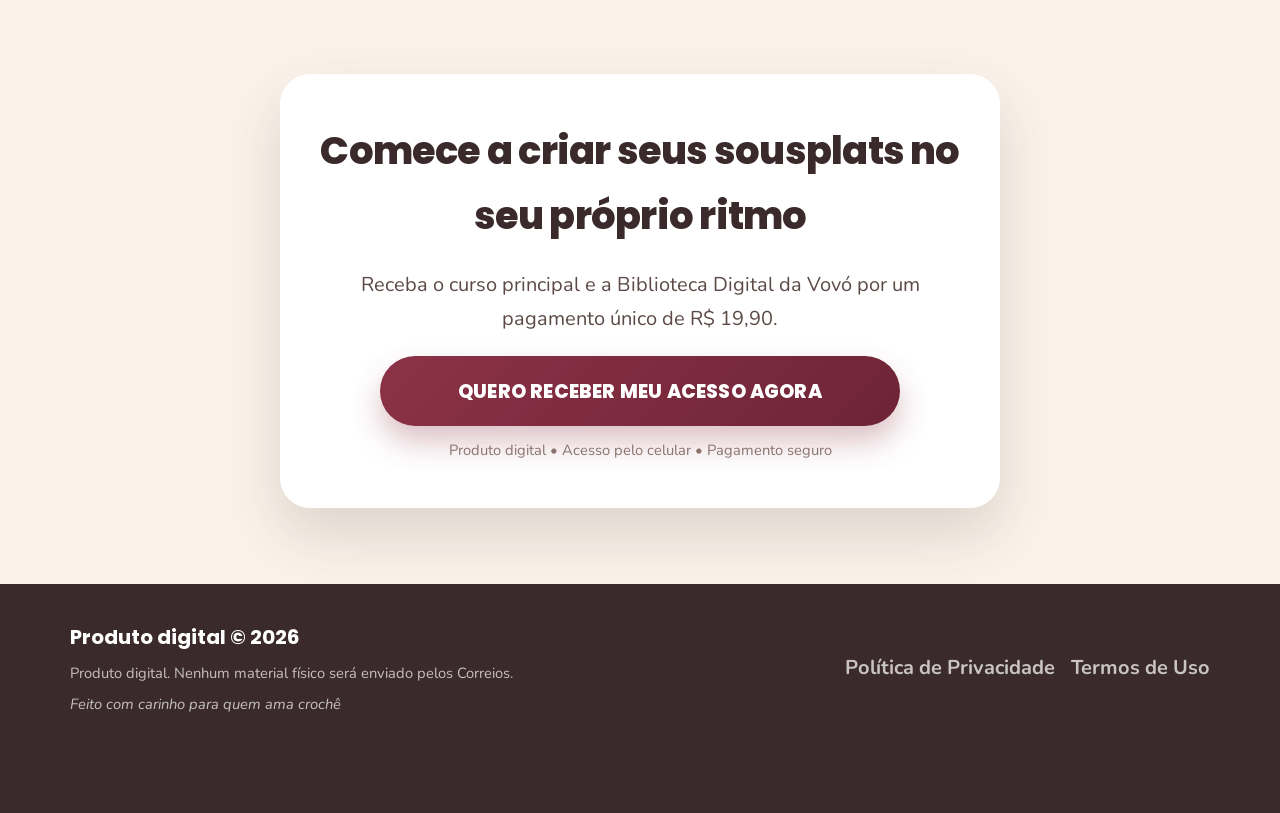
<file: oferta.html>
<!DOCTYPE html>
<html lang="pt-BR">
<head>
  <meta charset="UTF-8" />
  <meta name="viewport" content="width=device-width, initial-scale=1.0" />
  <title>Curso de Sousplats em Crochê pelo Celular | Crochê Digital da Vovó</title>
  <meta name="description" content="Aprenda a fazer sousplats em crochê com aulas simples pelo celular. Acesso digital, pagamento único e materiais organizados para iniciantes." />
  <link rel="canonical" href="https://crochedigitaldavovo-completa.netlify.app/oferta.html" />

  <!-- Open Graph -->
  <meta property="og:type" content="website" />
  <meta property="og:locale" content="pt_BR" />
  <meta property="og:title" content="Curso de Sousplats em Crochê pelo Celular | Crochê Digital da Vovó" />
  <meta property="og:description" content="Aulas simples pelo celular, acesso digital e pagamento único de R$ 19,90. Biblioteca Digital da Vovó incluída." />
  <meta property="og:url" content="https://crochedigitaldavovo-completa.netlify.app/oferta.html" />
  <meta property="og:image" content="https://crochedigitaldavovo-completa.netlify.app/images/new_hero_capa.jpg" />

  <link rel="icon" type="image/svg+xml" href="favicon.svg" />

  <link rel="preconnect" href="https://fonts.googleapis.com" />
  <link rel="preconnect" href="https://fonts.gstatic.com" crossorigin />
  <link href="https://fonts.googleapis.com/css2?family=Nunito:wght@400;600;700;800;900&family=Poppins:wght@600;700;800;900&display=swap" rel="stylesheet" />
  <link rel="stylesheet" href="style.css" />

  <!-- Meta Pixel Code -->
  <script>
  !function(f,b,e,v,n,t,s)
  {if(f.fbq)return;n=f.fbq=function(){n.callMethod?
  n.callMethod.apply(n,arguments):n.queue.push(arguments)};
  if(!f._fbq)f._fbq=n;n.push=n;n.loaded=!0;n.version='2.0';
  n.queue=[];t=b.createElement(e);t.async=!0;
  t.src=v;s=b.getElementsByTagName(e)[0];
  s.parentNode.insertBefore(t,s)}(window, document,'script',
  'https://connect.facebook.net/en_US/fbevents.js');
  fbq('init', '1389836516248571');
  fbq('track', 'PageView');
  </script>
  <noscript><img height="1" width="1" style="display:none"
  src="https://www.facebook.com/tr?id=1389836516248571&ev=PageView&noscript=1"
  /></noscript>
  <!-- End Meta Pixel Code -->
</head>
<body class="senior">
  <!-- SEÇÃO 1 — Faixa superior -->
  <div class="trustbar">
    <span class="trustbar__slide is-active">ACESSO COMPLETO POR R$ 19,90 • PAGAMENTO ÚNICO • LIBERAÇÃO IMEDIATA</span>
  </div>

  <header class="topbar topbar--simple" id="top">
    <div class="navbar container">
      <a class="brand" href="#top" aria-label="Ir para o topo">
        <span class="brand__mark">🧶</span>
        <span class="brand__text">
          <strong>Crochê Digital da Vovó</strong>
          <small>Sousplats • Receitas • Aulas</small>
        </span>
      </a>
      <a class="btn btn--primary btn--small" href="https://pay.cakto.com.br/pynu7jf_850468" data-preserve-tracking="true" data-cta="header">QUERO ACESSAR AGORA</a>
    </div>
  </header>

  <main>
    <!-- SEÇÃO 2 — Hero principal -->
    <section class="hero section">
      <div class="container hero__grid">
        <div class="hero-intro reveal">
          <span class="eyebrow">🧶 Sousplats em crochê para mesa posta</span>
          <h1>Aprenda a fazer sousplats lindos pelo celular, mesmo começando do zero</h1>
          <p class="lead">Receba aulas passo a passo, modelos para praticar e uma biblioteca digital de crochê para criar peças para sua casa, presentear ou começar a vender.</p>
        </div>

        <div class="hero__visual reveal">
          <figure class="hero-photo card-float">
            <picture>
              <source srcset="images/new_hero_capa.webp" type="image/webp">
              <img src="images/new_hero_capa.jpg" alt="Mesa posta com sousplats e peças em crochê feitas à mão" width="572" height="1024" loading="eager">
            </picture>
          </figure>
        </div>

        <div class="hero-cta-block reveal">
          <div class="hero-proof-list" aria-label="Benefícios rápidos">
            <span>✔ Aulas simples para iniciantes</span>
            <span>✔ Acesso pelo celular</span>
            <span>✔ Pagamento único</span>
            <span>✔ Acesso vitalício</span>
          </div>

          <div class="hero-offer-box" aria-label="Resumo da oferta">
            <!-- O valor "de R$ 47,00" só deve voltar aqui se essa comparação for real e comprovável. Até confirmação, exibimos apenas o preço único. -->
            <div class="hero-price">
              <strong class="hero-price__new">Pagamento único de R$ 19,90</strong>
            </div>
          </div>

          <a class="btn btn--primary btn--xl" href="https://pay.cakto.com.br/pynu7jf_850468" data-preserve-tracking="true" data-cta="hero" id="hero-cta">QUERO RECEBER MEU ACESSO POR R$ 19,90</a>
          <p class="microcopy">Compra segura • Pix, cartão e boleto • Acesso digital</p>
        </div>
      </div>
    </section>

    <!-- SEÇÃO 3 — Prova visual rápida -->
    <section class="section section--soft reveal" id="peças">
      <div class="container">
        <div class="section-heading">
          <h2>Veja algumas peças que você poderá aprender</h2>
        </div>

        <div class="gallery-grid">
          <figure class="model-card">
            <picture>
              <source srcset="images/01_azul_dourado_abertura.webp" type="image/webp">
              <img src="images/01_azul_dourado_abertura.jpg" alt="Sousplat em crochê azul com acabamento dourado" width="720" height="900" loading="lazy">
            </picture>
            <figcaption>Sousplat clássico</figcaption>
          </figure>
          <figure class="model-card">
            <picture>
              <source srcset="images/07_conjunto_cru_delicado.webp" type="image/webp">
              <img src="images/07_conjunto_cru_delicado.jpg" alt="Conjunto de sousplats em crochê cru, modelo delicado" width="720" height="900" loading="lazy">
            </picture>
            <figcaption>Modelo delicado</figcaption>
          </figure>
          <figure class="model-card">
            <picture>
              <source srcset="images/05_mesa_posta_vermelho_branco.webp" type="image/webp">
              <img src="images/05_mesa_posta_vermelho_branco.jpg" alt="Mesa posta com sousplats em crochê vermelho e branco" width="720" height="900" loading="lazy">
            </picture>
            <figcaption>Mesa posta moderna</figcaption>
          </figure>
          <figure class="model-card">
            <picture>
              <source srcset="images/08_conjunto_rosa_borboletas.webp" type="image/webp">
              <img src="images/08_conjunto_rosa_borboletas.jpg" alt="Sousplats em crochê rosa com detalhe de borboletas" width="720" height="760" loading="lazy">
            </picture>
            <figcaption>Modelo para presentear</figcaption>
          </figure>
          <figure class="model-card">
            <picture>
              <source srcset="images/06_preto_dourado_pronto.webp" type="image/webp">
              <img src="images/06_preto_dourado_pronto.jpg" alt="Sousplat em crochê preto com acabamento dourado" width="720" height="900" loading="lazy">
            </picture>
            <figcaption>Modelo para encomendas</figcaption>
          </figure>
        </div>
        <p class="gallery-hint">Arraste para o lado para ver mais →</p>
      </div>
    </section>

    <!-- SEÇÃO 4 — Identificação -->
    <section class="section reveal" id="identificacao">
      <div class="container">
        <div class="section-heading">
          <h2>Este material foi criado para você que…</h2>
        </div>
        <div class="pain-grid">
          <article class="pain-card"><span class="pain-card__icon">🧶</span><p>Sempre quis aprender crochê, mas achava complicado.</p></article>
          <article class="pain-card"><span class="pain-card__icon">📱</span><p>Quer acompanhar as aulas com calma pelo celular.</p></article>
          <article class="pain-card"><span class="pain-card__icon">🎁</span><p>Gostaria de fazer peças bonitas para casa ou para presentear.</p></article>
          <article class="pain-card"><span class="pain-card__icon">💛</span><p>Procura uma atividade que também possa gerar uma renda extra.</p></article>
        </div>
        <p class="pain-note">Os resultados variam conforme o tempo, a prática e a dedicação de cada aluna.</p>
      </div>
    </section>

    <!-- SEÇÃO 5 — O que a compradora recebe -->
    <section class="section section--soft reveal" id="recebe">
      <div class="container">
        <div class="section-heading">
          <h2>Veja tudo o que você recebe</h2>
        </div>
        <div class="receive-grid">
          <article class="receive-card"><span class="receive-card__icon">🧵</span><p>Curso principal de sousplats</p></article>
          <article class="receive-card"><span class="receive-card__icon">🎥</span><p>Aulas em vídeo passo a passo</p></article>
          <article class="receive-card"><span class="receive-card__icon">📄</span><p>Receitas e gráficos organizados</p></article>
          <article class="receive-card"><span class="receive-card__icon">🎀</span><p>Modelos para diferentes ocasiões</p></article>
          <article class="receive-card"><span class="receive-card__icon">🧾</span><p>Lista básica de materiais</p></article>
          <article class="receive-card"><span class="receive-card__icon">📱</span><p>Acesso pelo celular</p></article>
          <!-- Incluir card "Atualizações na área de membros" somente se isso realmente fizer parte do produto entregue. Confirmar com o proprietário antes de publicar. -->
          <article class="receive-card"><span class="receive-card__icon">♾️</span><p>Acesso vitalício</p></article>
        </div>
      </div>
    </section>

    <!-- SEÇÃO 6 — Biblioteca digital de bônus -->
    <section class="section reveal" id="bonus">
      <div class="container">
        <div class="section-heading">
          <h2>Além dos sousplats, você recebe uma biblioteca de bônus</h2>
          <p>O foco principal é o aprendizado dos sousplats. Os demais materiais complementam sua biblioteca e oferecem novas ideias para praticar.</p>
        </div>
        <div class="bonus-grid">
          <div class="bonus-card">
            <picture>
              <source srcset="images/tapete_croche.webp" type="image/webp">
              <img src="images/tapete_croche.jpg" alt="Tapete redondo em crochê" width="724" height="724" loading="lazy" style="border-radius:16px;margin-bottom:14px;aspect-ratio:1;object-fit:cover;">
            </picture>
            <h3>Tapetes</h3>
          </div>
          <div class="bonus-card">
            <!-- Adicionar foto real de bolsas em crochê quando disponível -->
            <span class="bonus-card__free" aria-hidden="true">🧵</span>
            <h3>Bolsas</h3>
          </div>
          <div class="bonus-card">
            <!-- Adicionar foto real de flores em crochê quando disponível -->
            <span class="bonus-card__free" aria-hidden="true">🌸</span>
            <h3>Flores</h3>
          </div>
          <div class="bonus-card">
            <picture>
              <source srcset="images/new_bonus_colecao.webp" type="image/webp">
              <img src="images/new_bonus_colecao.jpg" alt="Amigurumis em crochê: ursinho, coelha, boneca e outros bichinhos" width="1024" height="1024" loading="lazy" style="border-radius:16px;margin-bottom:14px;aspect-ratio:1;object-fit:cover;">
            </picture>
            <h3>Amigurumis</h3>
          </div>
          <div class="bonus-card">
            <!-- Adicionar foto real de peças infantis em crochê quando disponível -->
            <span class="bonus-card__free" aria-hidden="true">🧸</span>
            <h3>Peças infantis</h3>
          </div>
          <div class="bonus-card">
            <span class="bonus-card__free" aria-hidden="true">📚</span>
            <h3>Outras receitas complementares</h3>
          </div>
        </div>
      </div>
    </section>

    <!-- SEÇÃO 7 — Por dentro do acesso -->
    <section class="section section--soft reveal" id="acesso">
      <div class="container">
        <div class="section-heading">
          <h2>Veja como o material aparece no seu celular</h2>
        </div>
        <div class="access-grid">
          <!-- Print real da tela de acesso (biblioteca digital) -->
          <figure class="access-card access-card--photo">
            <picture>
              <source srcset="images/acesso_real/tela_acesso.webp" type="image/webp">
              <img src="images/acesso_real/tela_acesso.jpg" alt="Tela inicial de acesso à biblioteca digital" width="390" height="760" loading="lazy">
            </picture>
            <figcaption>Tela de acesso</figcaption>
          </figure>
          <!-- Print real do menu de categorias/aulas -->
          <figure class="access-card access-card--photo">
            <picture>
              <source srcset="images/acesso_real/menu_aulas.webp" type="image/webp">
              <img src="images/acesso_real/menu_aulas.jpg" alt="Menu de categorias com as pastas de aulas" width="390" height="780" loading="lazy">
            </picture>
            <figcaption>Menu das aulas</figcaption>
          </figure>
          <!-- Print real de um vídeo em reprodução -->
          <figure class="access-card access-card--photo">
            <picture>
              <source srcset="images/acesso_real/video_reproducao.webp" type="image/webp">
              <img src="images/acesso_real/video_reproducao.jpg" alt="Videoaula de sousplat em reprodução" width="390" height="500" loading="lazy">
            </picture>
            <figcaption>Vídeo em reprodução</figcaption>
          </figure>
          <!-- Print real de um PDF aberto -->
          <figure class="access-card access-card--photo">
            <picture>
              <source srcset="images/acesso_real/pdf_aberto.webp" type="image/webp">
              <img src="images/acesso_real/pdf_aberto.jpg" alt="Receita em PDF aberta no celular" width="390" height="700" loading="lazy">
            </picture>
            <figcaption>PDF aberto no celular</figcaption>
          </figure>
          <!-- Print real da organização por módulos/categoria -->
          <figure class="access-card access-card--photo">
            <picture>
              <source srcset="images/acesso_real/organizacao_modulos.webp" type="image/webp">
              <img src="images/acesso_real/organizacao_modulos.jpg" alt="Organização do conteúdo por módulo dentro da categoria" width="390" height="480" loading="lazy">
            </picture>
            <figcaption>Organização dos módulos</figcaption>
          </figure>
        </div>
        <p class="access-note">Depois da confirmação do pagamento, você recebe as orientações para acessar o conteúdo digital.</p>
      </div>
    </section>

    <!-- SEÇÃO 8 — Depoimentos -->
    <section class="section reveal" id="depoimentos">
      <div class="container">
        <div class="section-heading">
          <h2>O que as alunas estão dizendo</h2>
        </div>
        <!--
          INSERIR DEPOIMENTO REAL E AUTORIZADO AQUI
          Estrutura sugerida por depoimento: print de WhatsApp ou foto da peça,
          nome (ou iniciais) da aluna e um texto curto autorizado por ela.
          Não publicar nomes, fotos ou textos que a aluna não tenha autorizado.
        -->
        <div class="testimonial-placeholder">
          <span class="testimonial-placeholder__icon">💬</span>
          <p>Em breve, vamos publicar aqui depoimentos reais e autorizados enviados pelas alunas.</p>
        </div>
      </div>
    </section>

    <!-- SEÇÃO 9 — Como funciona -->
    <section class="section section--soft reveal" id="como-funciona">
      <div class="container">
        <div class="section-heading">
          <h2>É simples começar</h2>
        </div>
        <div class="steps-grid">
          <article class="step-card"><span class="step-card__num">1</span><h3>Faça o pagamento pelo checkout seguro</h3></article>
          <article class="step-card"><span class="step-card__num">2</span><h3>Aguarde a confirmação do pagamento</h3></article>
          <article class="step-card"><span class="step-card__num">3</span><h3>Acesse pelo celular e comece a acompanhar as aulas</h3></article>
        </div>
        <p class="simple-note">Este é um produto digital. Nenhum material físico será enviado pelos Correios.</p>
      </div>
    </section>

    <!-- SEÇÃO 10 — Oferta principal -->
    <section class="section section--offer reveal" id="oferta">
      <div class="container">
        <div class="offer-card">
          <h3 class="offer-card__title">Curso de Sousplats + Biblioteca Digital da Vovó</h3>

          <ul class="offer-list">
            <li>🎥 Aulas em vídeo</li>
            <li>📄 Receitas organizadas</li>
            <li>🧶 Modelos de sousplats</li>
            <li>🎁 Biblioteca de bônus</li>
            <li>📱 Acesso pelo celular</li>
            <li>♾️ Acesso vitalício</li>
            <li>💳 Pagamento único</li>
            <li>🛡️ Garantia conforme as regras da oferta</li>
          </ul>

          <div class="price-box">
            <span class="price-box__label">Por apenas:</span>
            <strong class="price-box__new">R$ 19,90</strong>
            <span class="price-box__tag">Pagamento único e sem mensalidade</span>
          </div>

          <a class="btn btn--primary btn--block btn--xl" href="https://pay.cakto.com.br/pynu7jf_850468" data-preserve-tracking="true" data-cta="oferta">QUERO LIBERAR MEU ACESSO</a>
          <p class="microcopy">Compra segura • Liberação digital • Pagamento único</p>

          <div class="payment-row" aria-label="Formas de pagamento">
            <span class="pay-chip pay-chip--pix">Pix</span>
            <span class="pay-chip pay-chip--visa">VISA</span>
            <span class="pay-chip pay-chip--master">Mastercard</span>
            <span class="pay-chip pay-chip--elo">Elo</span>
            <span class="pay-chip pay-chip--boleto">Boleto</span>
          </div>
        </div>
      </div>
    </section>

    <!-- SEÇÃO 11 — Garantia -->
    <!-- Confirmar com o proprietário se 30 dias é exatamente o prazo de reembolso configurado na Cakto antes de manter este número. -->
    <section class="section reveal" id="garantia">
      <div class="container guarantee-panel">
        <div class="guarantee-seal"><strong>30</strong><span>dias de<br />garantia</span></div>
        <div class="guarantee-content">
          <h2>Você tem 30 dias para conhecer o material</h2>
          <p>Você poderá acessar o conteúdo e verificar se ele atende ao que foi apresentado nesta página. Caso não queira continuar, poderá solicitar o reembolso dentro do prazo informado, conforme as regras da plataforma.</p>
        </div>
      </div>
    </section>

    <!-- SEÇÃO 12 — Perguntas frequentes -->
    <section class="section section--soft reveal" id="faq">
      <div class="container">
        <div class="section-heading">
          <h2>Perguntas frequentes</h2>
        </div>

        <div class="accordion" data-accordion>
          <article class="accordion-item">
            <button class="accordion-trigger" type="button" aria-expanded="false">Recebo o acesso na hora?</button>
            <div class="accordion-panel" hidden><p>Sim. Após a confirmação do pagamento, você recebe as orientações de acesso ao material digital.</p></div>
          </article>
          <article class="accordion-item">
            <button class="accordion-trigger" type="button" aria-expanded="false">O material é físico ou digital?</button>
            <div class="accordion-panel" hidden><p>É totalmente digital. Não há envio de nenhum material físico pelos Correios.</p></div>
          </article>
          <article class="accordion-item">
            <button class="accordion-trigger" type="button" aria-expanded="false">Posso assistir pelo celular?</button>
            <div class="accordion-panel" hidden><p>Sim. O conteúdo funciona bem no celular, no tablet ou no computador.</p></div>
          </article>
          <article class="accordion-item">
            <button class="accordion-trigger" type="button" aria-expanded="false">Preciso saber crochê?</button>
            <div class="accordion-panel" hidden><p>Não. As aulas são pensadas para quem está começando do zero, com explicações simples.</p></div>
          </article>
          <article class="accordion-item">
            <button class="accordion-trigger" type="button" aria-expanded="false">O pagamento é único?</button>
            <div class="accordion-panel" hidden><p>Sim. Você paga uma única vez, sem mensalidade.</p></div>
          </article>
          <article class="accordion-item">
            <button class="accordion-trigger" type="button" aria-expanded="false">O acesso é vitalício?</button>
            <div class="accordion-panel" hidden><p>Sim. Depois da liberação, o acesso ao material não expira.</p></div>
          </article>
          <article class="accordion-item">
            <button class="accordion-trigger" type="button" aria-expanded="false">Quais formas de pagamento são aceitas?</button>
            <div class="accordion-panel" hidden><p>Pix, cartão de crédito e boleto, através do checkout seguro da Cakto.</p></div>
          </article>
          <article class="accordion-item">
            <button class="accordion-trigger" type="button" aria-expanded="false">Preciso comprar materiais antes?</button>
            <div class="accordion-panel" hidden><p>Não é necessário comprar nada antes de começar. O material indica o que você vai precisar ao longo das aulas.</p></div>
          </article>
          <article class="accordion-item">
            <button class="accordion-trigger" type="button" aria-expanded="false">Como solicito ajuda com o acesso?</button>
            <div class="accordion-panel" hidden><p>Use o canal de suporte informado no seu comprovante de compra após a confirmação do pagamento.</p></div>
          </article>
          <article class="accordion-item">
            <button class="accordion-trigger" type="button" aria-expanded="false">Como funciona a garantia?</button>
            <div class="accordion-panel" hidden><p>Você tem 30 dias para conhecer o material. Se decidir não continuar, pode solicitar o reembolso dentro do prazo, conforme as regras da plataforma de pagamento.</p></div>
          </article>
        </div>
      </div>
    </section>

    <!-- SEÇÃO 13 — CTA final -->
    <section class="section reveal" id="final">
      <div class="container">
        <div class="final-cta">
          <h2>Comece a criar seus sousplats no seu próprio ritmo</h2>
          <p>Receba o curso principal e a Biblioteca Digital da Vovó por um pagamento único de R$ 19,90.</p>
          <a class="btn btn--primary btn--xl" href="https://pay.cakto.com.br/pynu7jf_850468" data-preserve-tracking="true" data-cta="final">QUERO RECEBER MEU ACESSO AGORA</a>
          <p class="microcopy">Produto digital • Acesso pelo celular • Pagamento seguro</p>
        </div>
      </div>
    </section>
  </main>

  <!-- SEÇÃO 14 — Rodapé -->
  <footer class="footer">
    <div class="container footer__grid">
      <div>
        <strong>Produto digital © 2026</strong>
        <p>Produto digital. Nenhum material físico será enviado pelos Correios.</p>
        <p class="footer__made">Feito com carinho para quem ama crochê</p>
      </div>

      <nav class="footer__links" aria-label="Links do rodapé">
        <a href="privacidade.html">Política de Privacidade</a>
        <a href="termos.html">Termos de Uso</a>
      </nav>
    </div>
  </footer>

  <!-- Barra fixa mobile: aparece depois que a visitante passar do CTA do hero -->
  <div class="floating-cta" id="floating-cta">
    <button type="button" class="floating-cta__close" id="floating-cta-close" aria-label="Fechar barra">✕</button>
    <span class="floating-cta__text">ACESSO COMPLETO — R$ 19,90</span>
    <a class="btn btn--primary" href="https://pay.cakto.com.br/pynu7jf_850468" data-preserve-tracking="true" data-cta="sticky">QUERO ACESSAR</a>
  </div>

  <script src="script.js" defer></script>
  <script>
    (function () {
      const TRACKING_KEYS = [
        "utm_source",
        "utm_medium",
        "utm_campaign",
        "utm_content",
        "utm_term",
        "utm_id",
        "utm_campaign_id",
        "utm_adset_id",
        "utm_ad_id",
        "utm_placement",
        "campaign_id",
        "adset_id",
        "ad_id",
        "fbclid",
        "gclid",
        "ttclid",
        "src",
        "sck"
      ];

      const STORAGE_KEY = "utmify_tracking_params";
      const EXPIRATION_MS = 7 * 24 * 60 * 60 * 1000;

      function loadSavedParams() {
        try {
          const raw = localStorage.getItem(STORAGE_KEY);
          if (!raw) return {};

          const saved = JSON.parse(raw);

          if (!saved.ts || Date.now() - saved.ts > EXPIRATION_MS) {
            localStorage.removeItem(STORAGE_KEY);
            return {};
          }

          return saved.data || {};
        } catch (e) {
          return {};
        }
      }

      function saveCurrentParams() {
        const urlParams = new URLSearchParams(window.location.search);
        const savedParams = loadSavedParams();
        let changed = false;

        TRACKING_KEYS.forEach(function (key) {
          const value = urlParams.get(key);
          if (value) {
            savedParams[key] = value;
            changed = true;
          }
        });

        if (changed) {
          localStorage.setItem(
            STORAGE_KEY,
            JSON.stringify({
              ts: Date.now(),
              data: savedParams
            })
          );
        }
      }

      function applyParamsToTrackedLinks() {
        const savedParams = loadSavedParams();
        if (!Object.keys(savedParams).length) return;

        const checkoutWords = /checkout|comprar|pagamento|pay|cakto|kiwify|perfectpay|hotmart|eduzz|pepper/i;

        document.querySelectorAll("a[href]").forEach(function (link) {
          const checkText = (link.href + " " + (link.textContent || "")).toLowerCase();
          const preserveTracking = link.dataset && link.dataset.preserveTracking === "true";

          if (!checkoutWords.test(checkText) && !preserveTracking) return;

          try {
            const url = new URL(link.href);

            Object.entries(savedParams).forEach(function ([key, value]) {
              if (value && !url.searchParams.has(key)) {
                url.searchParams.set(key, value);
              }
            });

            link.href = url.toString();
          } catch (e) {}
        });
      }

      saveCurrentParams();

      if (document.readyState === "loading") {
        document.addEventListener("DOMContentLoaded", applyParamsToTrackedLinks);
      } else {
        applyParamsToTrackedLinks();
      }

      const observer = new MutationObserver(applyParamsToTrackedLinks);
      observer.observe(document.body, {
        childList: true,
        subtree: true
      });
    })();
  </script>
  <script
    src="https://cdn.utmify.com.br/scripts/utms/latest.js"
    data-utmify-prevent-xcod-sck
    data-utmify-prevent-subids
    async
    defer
  ></script>
</body>
</html>
</file>
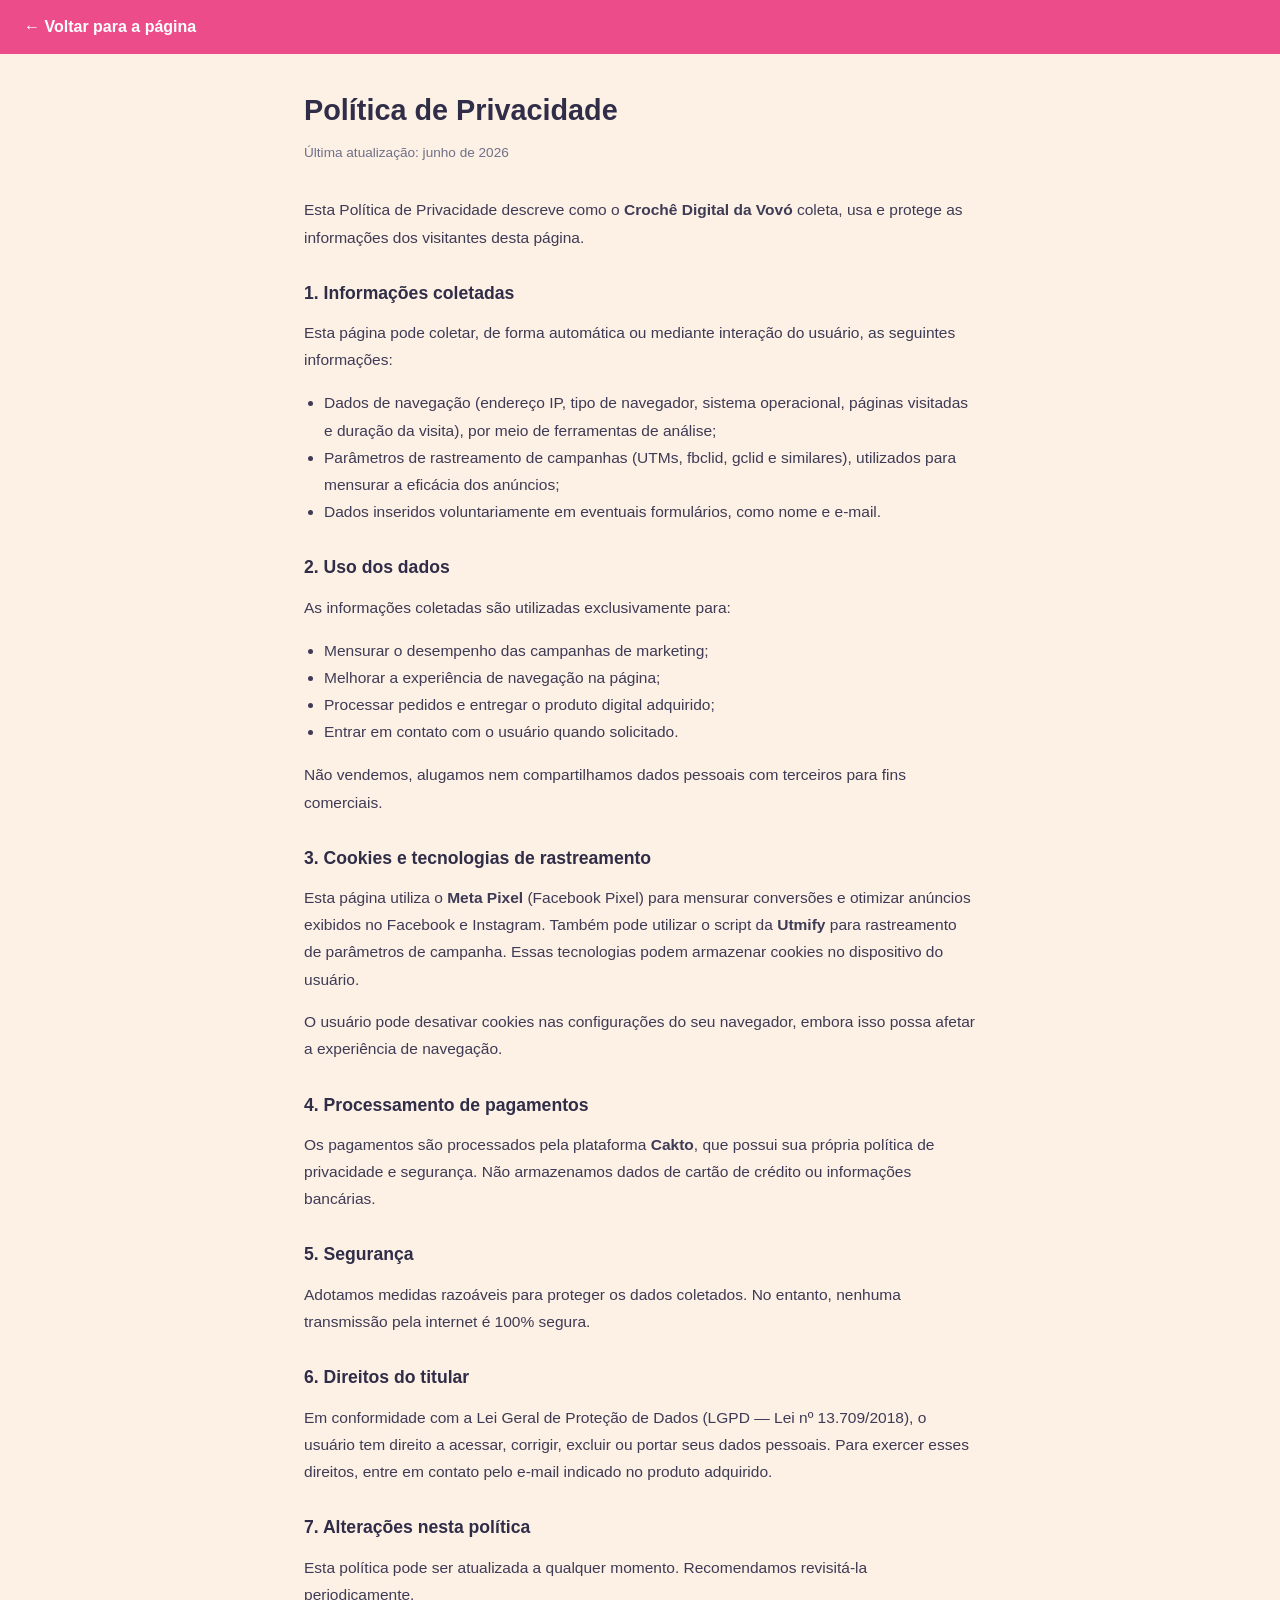
<file: privacidade.html>
<!DOCTYPE html>
<html lang="pt-BR">
<head>
  <meta charset="UTF-8" />
  <meta name="viewport" content="width=device-width, initial-scale=1.0" />
  <title>Política de Privacidade — Crochê Digital da Vovó</title>
  <style>
    *, *::before, *::after { box-sizing: border-box; }
    body { margin: 0; font-family: "Helvetica Neue", Arial, sans-serif; background: #fdf0e5; color: #2f2d47; }
    header { background: #ec4d8a; padding: 18px 24px; }
    header a { color: #fff; text-decoration: none; font-weight: 700; font-size: 1rem; }
    .container { max-width: 720px; margin: 0 auto; padding: 40px 24px 80px; }
    h1 { font-size: 1.8rem; margin: 0 0 8px; }
    .updated { font-size: 0.85rem; color: #6f7089; margin-bottom: 32px; }
    h2 { font-size: 1.1rem; margin: 32px 0 8px; color: #2f2d47; }
    p, li { font-size: 0.97rem; line-height: 1.75; color: #3d3b55; }
    ul { padding-left: 20px; }
    a { color: #ec4d8a; }
  </style>
</head>
<body>
  <header>
    <a href="oferta.html">← Voltar para a página</a>
  </header>
  <div class="container">
    <h1>Política de Privacidade</h1>
    <p class="updated">Última atualização: junho de 2026</p>

    <p>Esta Política de Privacidade descreve como o <strong>Crochê Digital da Vovó</strong> coleta, usa e protege as informações dos visitantes desta página.</p>

    <h2>1. Informações coletadas</h2>
    <p>Esta página pode coletar, de forma automática ou mediante interação do usuário, as seguintes informações:</p>
    <ul>
      <li>Dados de navegação (endereço IP, tipo de navegador, sistema operacional, páginas visitadas e duração da visita), por meio de ferramentas de análise;</li>
      <li>Parâmetros de rastreamento de campanhas (UTMs, fbclid, gclid e similares), utilizados para mensurar a eficácia dos anúncios;</li>
      <li>Dados inseridos voluntariamente em eventuais formulários, como nome e e-mail.</li>
    </ul>

    <h2>2. Uso dos dados</h2>
    <p>As informações coletadas são utilizadas exclusivamente para:</p>
    <ul>
      <li>Mensurar o desempenho das campanhas de marketing;</li>
      <li>Melhorar a experiência de navegação na página;</li>
      <li>Processar pedidos e entregar o produto digital adquirido;</li>
      <li>Entrar em contato com o usuário quando solicitado.</li>
    </ul>
    <p>Não vendemos, alugamos nem compartilhamos dados pessoais com terceiros para fins comerciais.</p>

    <h2>3. Cookies e tecnologias de rastreamento</h2>
    <p>Esta página utiliza o <strong>Meta Pixel</strong> (Facebook Pixel) para mensurar conversões e otimizar anúncios exibidos no Facebook e Instagram. Também pode utilizar o script da <strong>Utmify</strong> para rastreamento de parâmetros de campanha. Essas tecnologias podem armazenar cookies no dispositivo do usuário.</p>
    <p>O usuário pode desativar cookies nas configurações do seu navegador, embora isso possa afetar a experiência de navegação.</p>

    <h2>4. Processamento de pagamentos</h2>
    <p>Os pagamentos são processados pela plataforma <strong>Cakto</strong>, que possui sua própria política de privacidade e segurança. Não armazenamos dados de cartão de crédito ou informações bancárias.</p>

    <h2>5. Segurança</h2>
    <p>Adotamos medidas razoáveis para proteger os dados coletados. No entanto, nenhuma transmissão pela internet é 100% segura.</p>

    <h2>6. Direitos do titular</h2>
    <p>Em conformidade com a Lei Geral de Proteção de Dados (LGPD — Lei nº 13.709/2018), o usuário tem direito a acessar, corrigir, excluir ou portar seus dados pessoais. Para exercer esses direitos, entre em contato pelo e-mail indicado no produto adquirido.</p>

    <h2>7. Alterações nesta política</h2>
    <p>Esta política pode ser atualizada a qualquer momento. Recomendamos revisitá-la periodicamente.</p>
  </div>
</body>
</html>
</file>
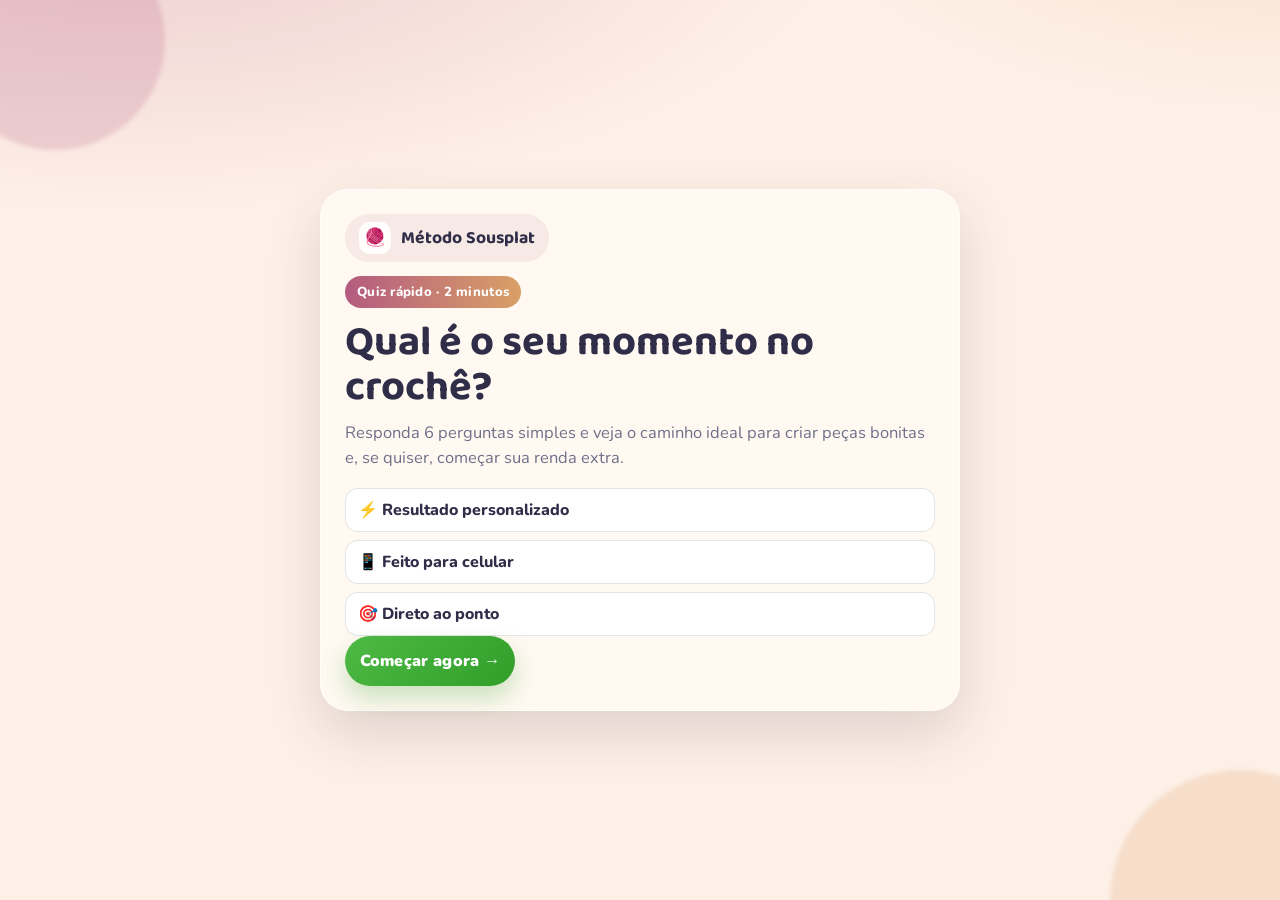
<file: quiz.html>
<!DOCTYPE html>
<html lang="pt-BR">
<head>
  <meta charset="UTF-8" />
  <meta name="viewport" content="width=device-width, initial-scale=1.0" />
  <meta name="description" content="Descubra seu perfil no crochê em 2 minutos e receba uma recomendação personalizada para começar a criar sousplats lindos." />
  <title>Quiz do Crochê | Descubra Seu Perfil</title>
  <link rel="preconnect" href="https://fonts.googleapis.com" />
  <link rel="preconnect" href="https://fonts.gstatic.com" crossorigin />
  <link href="https://fonts.googleapis.com/css2?family=Baloo+2:wght@500;700;800&family=Nunito:wght@500;700;800;900&display=swap" rel="stylesheet" />
  <link rel="stylesheet" href="quiz.css" />

  <!-- Meta Pixel Code -->
  <script>
  !function(f,b,e,v,n,t,s)
  {if(f.fbq)return;n=f.fbq=function(){n.callMethod?
  n.callMethod.apply(n,arguments):n.queue.push(arguments)};
  if(!f._fbq)f._fbq=n;n.push=n;n.loaded=!0;n.version='2.0';
  n.queue=[];t=b.createElement(e);t.async=!0;
  t.src=v;s=b.getElementsByTagName(e)[0];
  s.parentNode.insertBefore(t,s)}(window, document,'script',
  'https://connect.facebook.net/en_US/fbevents.js');
  fbq('init', '1389836516248571');
  fbq('track', 'PageView');
  </script>
  <noscript><img height="1" width="1" style="display:none"
  src="https://www.facebook.com/tr?id=1389836516248571&ev=PageView&noscript=1"
  /></noscript>
  <!-- End Meta Pixel Code -->
</head>
<body>
  <main class="quiz-shell">
    <div class="ambient ambient--one" aria-hidden="true"></div>
    <div class="ambient ambient--two" aria-hidden="true"></div>

    <section class="quiz-card">
      <header class="quiz-brand">
        <span class="quiz-brand__mark">🧶</span>
        <strong>Método Sousplat</strong>
      </header>

      <div id="intro" class="view is-active" aria-live="polite">
        <span class="tag">Quiz rápido · 2 minutos</span>
        <h1>Qual é o seu momento no crochê?</h1>
        <p>Responda 6 perguntas simples e veja o caminho ideal para criar peças bonitas e, se quiser, começar sua renda extra.</p>

        <ul class="pill-list" aria-label="Benefícios do quiz">
          <li>⚡ Resultado personalizado</li>
          <li>📱 Feito para celular</li>
          <li>🎯 Direto ao ponto</li>
        </ul>

        <button class="btn btn--primary" id="start-quiz" type="button">Começar agora →</button>
      </div>

      <div id="quiz" class="view" aria-live="polite" hidden>
        <div class="progress-wrap">
          <p id="step-label">Pergunta 1 de 6</p>
          <div class="progress" role="progressbar" aria-valuemin="0" aria-valuemax="100" aria-valuenow="0">
            <span id="progress-bar"></span>
          </div>
        </div>

        <article class="question">
          <h2 id="question-title"></h2>
          <div id="options" class="options" role="listbox" aria-label="Opções de resposta"></div>
        </article>

        <div class="question-actions">
          <button class="btn btn--ghost" id="prev-btn" type="button">← Voltar</button>
          <button class="btn btn--primary" id="next-btn" type="button" disabled>Próxima →</button>
        </div>
      </div>

      <div id="loading" class="view" hidden aria-live="polite">
        <p class="loading-title">Analisando suas respostas...</p>
        <div class="loading-dots" aria-hidden="true">
          <span></span><span></span><span></span>
        </div>
      </div>

      <div id="result" class="view" hidden aria-live="polite">
        <span class="tag">Seu perfil personalizado</span>
        <h2 id="result-title"></h2>
        <p id="result-text" class="result-text"></p>

        <p class="microcopy">Ao terminar o quiz, você será direcionado para sua oferta personalizada.</p>




        <div class="result-benefits">
          <h3>O melhor próximo passo para você:</h3>
          <ul id="result-benefits-list"></ul>
        </div>

        <div class="result-timer">
          <span>Oferta sugerida disponível por:</span>
          <strong id="timer">10:00</strong>
        </div>

        <a id="offer-link" class="btn btn--primary btn--block" href="index.html">Ver minha oferta personalizada →</a>
        <p class="microcopy">Pagamento seguro · Acesso imediato · 30 dias de garantia</p>
      </div>
    </section>
  </main>

  <script src="quiz.js" defer></script>
</body>
</html>
</file>
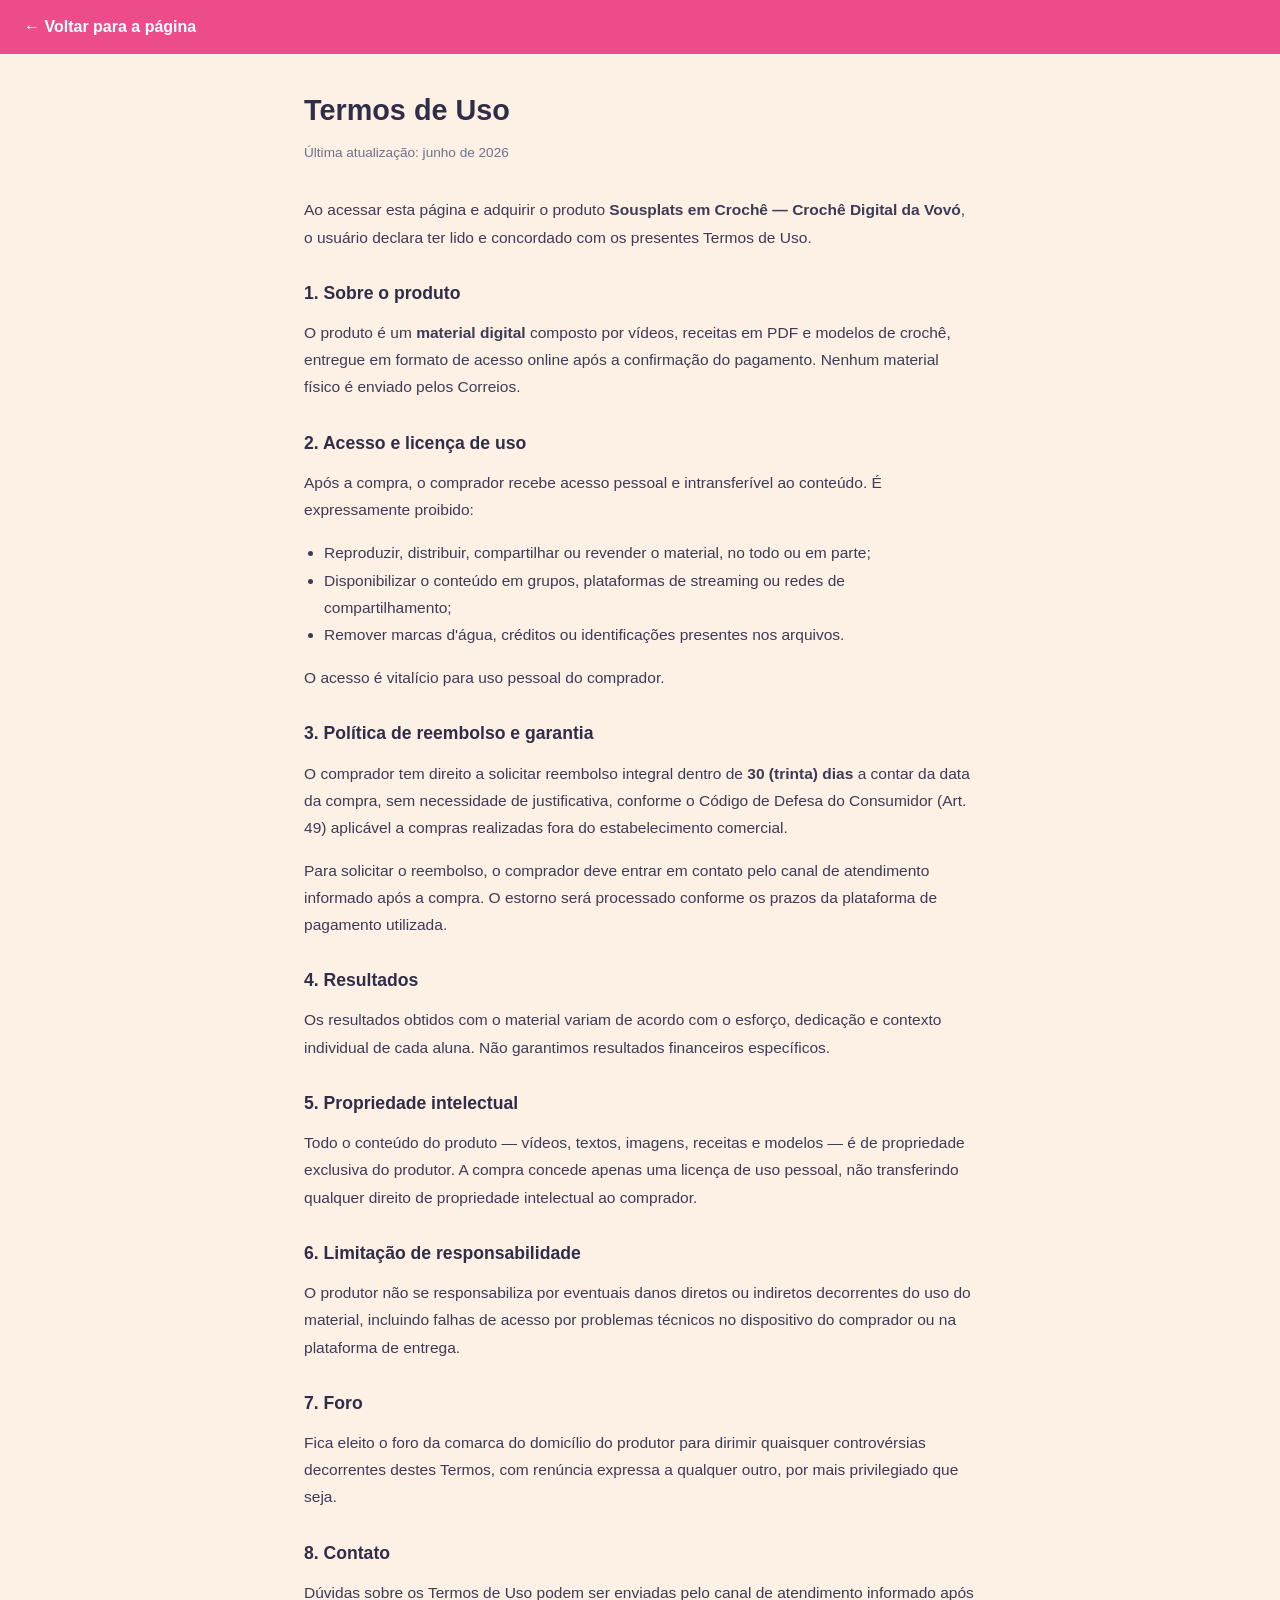
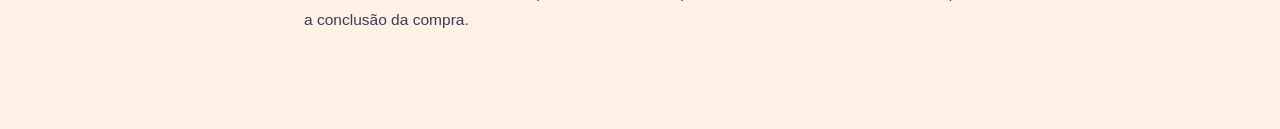
<file: termos.html>
<!DOCTYPE html>
<html lang="pt-BR">
<head>
  <meta charset="UTF-8" />
  <meta name="viewport" content="width=device-width, initial-scale=1.0" />
  <title>Termos de Uso — Crochê Digital da Vovó</title>
  <style>
    *, *::before, *::after { box-sizing: border-box; }
    body { margin: 0; font-family: "Helvetica Neue", Arial, sans-serif; background: #fdf0e5; color: #2f2d47; }
    header { background: #ec4d8a; padding: 18px 24px; }
    header a { color: #fff; text-decoration: none; font-weight: 700; font-size: 1rem; }
    .container { max-width: 720px; margin: 0 auto; padding: 40px 24px 80px; }
    h1 { font-size: 1.8rem; margin: 0 0 8px; }
    .updated { font-size: 0.85rem; color: #6f7089; margin-bottom: 32px; }
    h2 { font-size: 1.1rem; margin: 32px 0 8px; color: #2f2d47; }
    p, li { font-size: 0.97rem; line-height: 1.75; color: #3d3b55; }
    ul { padding-left: 20px; }
    a { color: #ec4d8a; }
  </style>
</head>
<body>
  <header>
    <a href="oferta.html">← Voltar para a página</a>
  </header>
  <div class="container">
    <h1>Termos de Uso</h1>
    <p class="updated">Última atualização: junho de 2026</p>

    <p>Ao acessar esta página e adquirir o produto <strong>Sousplats em Crochê — Crochê Digital da Vovó</strong>, o usuário declara ter lido e concordado com os presentes Termos de Uso.</p>

    <h2>1. Sobre o produto</h2>
    <p>O produto é um <strong>material digital</strong> composto por vídeos, receitas em PDF e modelos de crochê, entregue em formato de acesso online após a confirmação do pagamento. Nenhum material físico é enviado pelos Correios.</p>

    <h2>2. Acesso e licença de uso</h2>
    <p>Após a compra, o comprador recebe acesso pessoal e intransferível ao conteúdo. É expressamente proibido:</p>
    <ul>
      <li>Reproduzir, distribuir, compartilhar ou revender o material, no todo ou em parte;</li>
      <li>Disponibilizar o conteúdo em grupos, plataformas de streaming ou redes de compartilhamento;</li>
      <li>Remover marcas d'água, créditos ou identificações presentes nos arquivos.</li>
    </ul>
    <p>O acesso é vitalício para uso pessoal do comprador.</p>

    <h2>3. Política de reembolso e garantia</h2>
    <p>O comprador tem direito a solicitar reembolso integral dentro de <strong>30 (trinta) dias</strong> a contar da data da compra, sem necessidade de justificativa, conforme o Código de Defesa do Consumidor (Art. 49) aplicável a compras realizadas fora do estabelecimento comercial.</p>
    <p>Para solicitar o reembolso, o comprador deve entrar em contato pelo canal de atendimento informado após a compra. O estorno será processado conforme os prazos da plataforma de pagamento utilizada.</p>

    <h2>4. Resultados</h2>
    <p>Os resultados obtidos com o material variam de acordo com o esforço, dedicação e contexto individual de cada aluna. Não garantimos resultados financeiros específicos.</p>

    <h2>5. Propriedade intelectual</h2>
    <p>Todo o conteúdo do produto — vídeos, textos, imagens, receitas e modelos — é de propriedade exclusiva do produtor. A compra concede apenas uma licença de uso pessoal, não transferindo qualquer direito de propriedade intelectual ao comprador.</p>

    <h2>6. Limitação de responsabilidade</h2>
    <p>O produtor não se responsabiliza por eventuais danos diretos ou indiretos decorrentes do uso do material, incluindo falhas de acesso por problemas técnicos no dispositivo do comprador ou na plataforma de entrega.</p>

    <h2>7. Foro</h2>
    <p>Fica eleito o foro da comarca do domicílio do produtor para dirimir quaisquer controvérsias decorrentes destes Termos, com renúncia expressa a qualquer outro, por mais privilegiado que seja.</p>

    <h2>8. Contato</h2>
    <p>Dúvidas sobre os Termos de Uso podem ser enviadas pelo canal de atendimento informado após a conclusão da compra.</p>
  </div>
</body>
</html>
</file>
<file: style.css>
/* =========================================================
   Crochê Digital da Vovó — Página de vendas
   Estilo: acolhedor e artesanal — fundo creme/bege,
   destaques em vinho e rosé, selo dourado suave.
   ========================================================= */

:root {
  /* Paleta: vinho, rosé, creme, bege e dourado suave */
  --bg: #fbf3ea;
  --bg-soft: #f2e6d6;
  --card: #ffffff;
  --ink: #3b2a2c;
  --navy: #3b2a2c;
  --text: #5b4a46;
  --muted: #8a7a72;
  --border: rgba(59, 42, 44, 0.10);

  --pink: #8c3247;
  --pink-dark: #6e2436;
  --rose: #e8aeb7;

  --green: #8c3247;
  --green-dark: #6e2436;

  --gold: #c79a4b;

  --shadow-sm: 0 8px 22px rgba(59, 42, 44, 0.08);
  --shadow: 0 18px 44px rgba(59, 42, 44, 0.12);
  --shadow-lg: 0 26px 60px rgba(59, 42, 44, 0.16);
  --radius: 22px;
  --radius-lg: 30px;
}

* { box-sizing: border-box; }

html { scroll-behavior: auto; }

body {
  margin: 0;
  font-family: "Nunito", "Trebuchet MS", sans-serif;
  color: var(--text);
  font-size: 18px;
  line-height: 1.65;
  background: var(--bg);
}

a { color: inherit; text-decoration: none; }

/* Estados de foco visíveis para navegação por teclado */
a:focus-visible,
button:focus-visible,
.btn:focus-visible,
.accordion-trigger:focus-visible {
  outline: 3px solid var(--gold);
  outline-offset: 2px;
  border-radius: 8px;
}
img { max-width: 100%; display: block; }
button, .btn { font: inherit; }

.container { width: min(1140px, calc(100% - 32px)); margin: 0 auto; }

.sr-only {
  position: absolute; width: 1px; height: 1px; padding: 0; margin: -1px;
  overflow: hidden; clip: rect(0, 0, 0, 0); white-space: nowrap; border: 0;
}

.section { padding: 76px 0; }
.section--soft { background: var(--bg-soft); }

/* ===================== Tipografia ===================== */
h1, h2, h3 { letter-spacing: -0.02em; }

.hero h1,
.section-heading h2,
.offer-card__title,
.guarantee-content h2 {
  font-family: "Poppins", "Nunito", sans-serif;
  font-weight: 800;
  color: var(--ink);
  line-height: 1.12;
}

.eyebrow {
  display: inline-flex; align-items: center; gap: 8px;
  padding: 10px 20px; border-radius: 999px;
  background: #fff;
  color: var(--gold);
  font-size: 0.86rem; font-weight: 800;
  letter-spacing: 0.02em;
  box-shadow: var(--shadow-sm);
}
.eyebrow--light { background: rgba(255, 255, 255, 0.16); color: #fff; box-shadow: none; }

.section-heading { max-width: 760px; margin: 0 auto 40px; text-align: center; }
.section-heading--light h2,
.section-heading--light p { color: #fff; }
.section-heading h2 { font-size: clamp(2rem, 4vw, 3rem); margin: 18px 0 14px; font-weight: 800; }
.section-heading p { color: var(--muted); font-size: 1.06rem; margin: 0; }
.section-heading--light p { color: rgba(255,255,255,0.9); }

/* ===================== Barra de urgência ===================== */
.urgency-bar {
  position: sticky; top: 0; z-index: 60;
  display: flex; align-items: center; justify-content: center;
  flex-wrap: wrap; gap: 8px 16px;
  padding: 11px 16px; text-align: center;
  background: var(--navy);
  color: #fff; font-weight: 800; font-size: 0.94rem;
  letter-spacing: 0.02em;
}
.urgency-bar__timer {
  padding: 5px 14px; border-radius: 999px;
  background: rgba(140, 50, 71, 0.9);
  font-variant-numeric: tabular-nums;
}

/* ===================== Topbar ===================== */
.topbar {
  position: relative;
  top: auto;
  z-index: 45;
  backdrop-filter: blur(16px);
  background: rgba(255, 255, 255, 0.92);
  border-bottom: 1px solid var(--border);
}
.navbar {
  min-height: 76px; display: flex; align-items: center;
  justify-content: space-between; gap: 16px; position: relative;
}
.brand { display: inline-flex; align-items: center; gap: 12px; }
.brand__mark {
  width: 50px; height: 50px; display: grid; place-items: center;
  border-radius: 16px; font-size: 1.4rem;
  background: linear-gradient(135deg, rgba(140, 50, 71, 0.14), rgba(199, 154, 75, 0.18));
}
.brand__text strong {
  display: block; font-size: 1.05rem; color: var(--ink);
  font-family: "Poppins", "Nunito", sans-serif; font-weight: 800;
}
.brand__text small { display: block; color: var(--muted); font-size: 0.8rem; }

.nav-links { display: flex; align-items: center; gap: 22px; }
.nav-links a { color: var(--ink); font-weight: 700; }
.nav-links a:hover { color: var(--pink); }

.menu-toggle {
  display: none; width: 50px; height: 50px; border: 0; padding: 0 14px;
  border-radius: 14px; background: var(--card); box-shadow: var(--shadow-sm);
}
.menu-toggle span { display: block; height: 2px; margin: 5px 0; border-radius: 999px; background: var(--ink); }

/* ===================== Botões ===================== */
.btn {
  display: inline-flex; align-items: center; justify-content: center; gap: 10px;
  border: 0; border-radius: 999px; padding: 16px 28px;
  font-family: "Poppins", "Nunito", sans-serif;
  font-weight: 800; letter-spacing: 0.01em; text-transform: uppercase;
  cursor: pointer; position: relative; overflow: hidden;
  transition: transform 180ms ease, box-shadow 180ms ease, filter 180ms ease;
}
.btn::after {
  content: ""; position: absolute; top: 0; left: -120%;
  width: 60%; height: 100%; transform: skewX(-20deg);
  background: linear-gradient(90deg, transparent, rgba(255, 255, 255, 0.45), transparent);
}
.btn:hover::after { animation: shine 850ms ease; }
.btn--primary {
  color: #fff;
  background: linear-gradient(135deg, var(--green) 0%, var(--green-dark) 100%);
  box-shadow: 0 16px 30px rgba(140, 50, 71, 0.30);
}
.btn--primary:hover { transform: translateY(-2px); filter: brightness(1.04); box-shadow: 0 22px 38px rgba(140, 50, 71, 0.38); }
.btn--outline {
  color: var(--pink); background: #fff;
  box-shadow: inset 0 0 0 2px rgba(140, 50, 71, 0.5), var(--shadow-sm);
}
.btn--outline:hover { transform: translateY(-2px); background: rgba(140, 50, 71, 0.06); }
.btn--small { padding: 11px 20px; font-size: 0.84rem; }
.btn--large { padding: 19px 32px; font-size: 1.04rem; min-height: 62px; }
.btn--block { width: 100%; }

.microcopy { margin: 12px 0 0; font-size: 0.92rem; color: var(--muted); }
.microcopy--light { color: rgba(255, 255, 255, 0.85); }

.center-cta { text-align: center; margin-top: 36px; }

/* ===================== Hero ===================== */
.hero { padding-top: 60px; }
.hero__grid {
  display: grid; gap: 32px; align-items: start;
  grid-template-columns: minmax(0, 1.02fr) minmax(320px, 0.98fr);
  grid-template-rows: auto auto;
}
/* Desktop: texto de introdução e bloco de preço/CTA na coluna 1 (empilhados),
   foto do produto ocupa a coluna 2 nas duas linhas. */
.hero-intro { grid-column: 1; grid-row: 1; }
.hero__visual { grid-column: 2; grid-row: 1 / 3; align-self: center; }
.hero-cta-block { grid-column: 1; grid-row: 2; }
.hero__content { max-width: 620px; }
.hero h1 { font-size: clamp(2.4rem, 4.8vw, 4rem); margin: 20px 0 12px; font-weight: 800; }
.hero h1 .accent { color: var(--pink); }
.hero__subtitle {
  font-family: "Poppins", "Nunito", sans-serif; font-weight: 800;
  color: var(--pink); font-size: clamp(1.2rem, 2.4vw, 1.6rem);
  margin: 0 0 16px;
}
.lead { font-size: 1.14rem; color: var(--text); margin: 0; }

.pill-row { display: flex; flex-wrap: wrap; gap: 10px; margin: 26px 0; }
.pill {
  padding: 9px 15px; border-radius: 999px; font-size: 0.9rem; font-weight: 800;
  background: #fff; box-shadow: var(--shadow-sm);
  color: var(--ink);
  transition: transform 180ms ease, box-shadow 180ms ease;
}
.pill:hover { transform: translateY(-3px); box-shadow: var(--shadow); }

.rating-row { display: flex; align-items: center; gap: 10px; margin-top: 18px; font-weight: 700; color: var(--muted); font-size: 0.95rem; }
.stars { color: var(--gold); letter-spacing: 2px; font-size: 1.05rem; }

.hero-price { display: flex; align-items: baseline; flex-wrap: wrap; gap: 10px; margin: 6px 0 18px; }
.hero-price__old { color: var(--muted); font-weight: 700; font-size: 1rem; text-decoration: line-through; text-decoration-color: var(--pink); }
.hero-price__new { font-family: "Poppins", "Nunito", sans-serif; font-weight: 900; font-size: clamp(2.2rem, 6vw, 3rem); color: var(--pink); line-height: 1; }

.hero__visual { position: relative; }
.product-cover {
  position: relative; margin: 0; aspect-ratio: 4 / 4.2;
  border-radius: var(--radius-lg); overflow: hidden;
  box-shadow: var(--shadow-lg); border: 8px solid #fff;
}
.product-cover__img {
  position: absolute; inset: 0;
  background-size: cover; background-position: center;
  transition: transform 600ms ease;
}
.product-cover:hover .product-cover__img { transform: scale(1.06); }
.product-cover__badge {
  position: absolute; top: 16px; left: 16px; z-index: 2;
  padding: 8px 14px; border-radius: 999px; font-weight: 900; font-size: 0.86rem;
  background: var(--pink); color: #fff; box-shadow: var(--shadow-sm);
  animation: badgePop 2.6s ease-in-out infinite;
}
.product-cover__overlay {
  position: absolute; left: 0; right: 0; bottom: 0; z-index: 2;
  display: grid; gap: 4px; padding: 26px 22px 22px;
  background: linear-gradient(180deg, transparent, rgba(59, 42, 44, 0.86) 62%);
  color: #fff; text-align: left;
}
.product-cover__kicker { font-weight: 800; font-size: 0.86rem; color: #ffd9e7; }
.product-cover__title {
  font-family: "Poppins", "Nunito", sans-serif; font-weight: 800;
  font-size: clamp(1.4rem, 3.2vw, 1.9rem); line-height: 1.1;
}
.product-cover__count {
  display: inline-block; justify-self: start; margin-top: 6px;
  padding: 6px 14px; border-radius: 999px; font-weight: 900; font-size: 0.84rem;
  background: var(--gold); color: #fff;
}
.hero-floating-card {
  position: absolute; right: -10px; bottom: -34px;
  display: flex; align-items: center; gap: 12px;
  padding: 14px 18px; border-radius: 18px;
  background: #fff; box-shadow: var(--shadow);
  max-width: 230px;
}
.hero-floating-card__icon { font-size: 1.6rem; }
.hero-floating-card strong { display: block; color: var(--ink); font-size: 0.98rem; }
.hero-floating-card small { color: var(--muted); font-size: 0.82rem; }
.card-float { animation: float 5s ease-in-out infinite; }

/* ===================== Diferenciais ===================== */
.diff-grid {
  display: grid; gap: 30px; align-items: stretch;
  grid-template-columns: minmax(0, 1.1fr) minmax(280px, 0.9fr);
}
.diff-features { display: grid; gap: 16px; }
.diff-card {
  display: flex; gap: 16px; align-items: flex-start;
  background: var(--card);
  border-radius: var(--radius); padding: 22px; box-shadow: var(--shadow-sm);
  transition: transform 200ms ease, box-shadow 200ms ease;
}
.diff-card:hover { transform: translateY(-4px); box-shadow: var(--shadow); }
.diff-card:hover .diff-card__icon { transform: rotate(-8deg) scale(1.08); }
.diff-card__icon {
  flex: 0 0 auto; width: 54px; height: 54px; display: grid; place-items: center;
  border-radius: 16px; font-size: 1.5rem;
  background: linear-gradient(135deg, rgba(140, 50, 71, 0.12), rgba(199, 154, 75, 0.16));
  transition: transform 240ms ease;
}
.diff-card h3 { margin: 0 0 6px; font-size: 1.14rem; color: var(--ink); font-family: "Poppins", "Nunito", sans-serif; font-weight: 700; }
.diff-card p { margin: 0; color: var(--muted); font-size: 0.98rem; }
.diff-photo {
  border-radius: var(--radius-lg); min-height: 360px;
  background-size: cover; background-position: center;
  box-shadow: var(--shadow); border: 8px solid #fff;
}

/* ===================== Passos ===================== */
.steps-grid { display: grid; gap: 24px; grid-template-columns: repeat(3, minmax(0, 1fr)); }
.step-card {
  position: relative; text-align: center;
  background: var(--card);
  border-radius: var(--radius); padding: 36px 24px 28px; box-shadow: var(--shadow-sm);
  transition: transform 200ms ease, box-shadow 200ms ease;
}
.step-card:hover { transform: translateY(-5px); box-shadow: var(--shadow); }
.step-card__num {
  position: absolute; top: -18px; left: 50%; transform: translateX(-50%);
  width: 42px; height: 42px; display: grid; place-items: center; border-radius: 50%;
  background: linear-gradient(135deg, var(--pink), var(--pink-dark)); color: #fff;
  font-weight: 900; box-shadow: var(--shadow-sm);
}
.step-card__icon { font-size: 2.1rem; display: block; margin-bottom: 10px; }
.step-card h3 { margin: 0 0 8px; font-size: 1.2rem; color: var(--ink); font-family: "Poppins", "Nunito", sans-serif; font-weight: 700; }
.step-card p { margin: 0; color: var(--muted); }

/* ===================== Categorias (carrossel) ===================== */
.category-carousel {
  display: grid; grid-auto-flow: column; grid-auto-columns: minmax(240px, 1fr);
  gap: 18px; overflow-x: auto; padding: 6px 4px 18px;
  scroll-snap-type: x mandatory; scrollbar-width: thin;
}
.category-carousel::-webkit-scrollbar { height: 8px; }
.category-carousel::-webkit-scrollbar-thumb { background: rgba(140, 50, 71, 0.3); border-radius: 999px; }
.category-card {
  scroll-snap-align: start;
  background: var(--card);
  border-radius: var(--radius); overflow: hidden; box-shadow: var(--shadow-sm);
  transition: transform 200ms ease, box-shadow 200ms ease;
}
.category-card:hover { transform: translateY(-4px); box-shadow: var(--shadow); }
.category-card__img {
  aspect-ratio: 1 / 1; background-size: cover; background-position: center;
  background-color: var(--bg-soft);
  transition: transform 500ms ease;
}
.category-card:hover .category-card__img { transform: scale(1.08); }
.category-card__body { padding: 16px 18px 20px; }
.category-card__body h3 { margin: 0 0 6px; font-size: 1.12rem; color: var(--ink); font-family: "Poppins", "Nunito", sans-serif; font-weight: 700; }
.category-card__body p { margin: 0; color: var(--muted); font-size: 0.94rem; }

/* ===================== Bônus ===================== */
.bonus-grid { display: grid; gap: 22px; grid-template-columns: repeat(4, minmax(0, 1fr)); }
.bonus-card {
  position: relative; background: var(--card);
  border-radius: var(--radius); padding: 28px 24px;
  box-shadow: var(--shadow-sm); text-align: center;
  transition: transform 200ms ease, box-shadow 200ms ease;
}
.bonus-card:hover { transform: translateY(-5px); box-shadow: var(--shadow); }
.bonus-card__free {
  display: inline-block; margin-bottom: 14px; padding: 6px 14px; border-radius: 999px;
  background: var(--gold); color: #fff; font-weight: 900; font-size: 0.78rem; letter-spacing: 0.04em;
}
.bonus-card h3 { margin: 0 0 8px; font-size: 1.12rem; color: var(--ink); font-family: "Poppins", "Nunito", sans-serif; font-weight: 700; }
.bonus-card p { margin: 0 0 14px; color: var(--muted); font-size: 0.96rem; }
.bonus-card__price { font-size: 0.9rem; color: var(--muted); }
.bonus-card__price strong { color: var(--pink); text-transform: uppercase; }

/* ===================== Depoimentos ===================== */
.testimonial-grid { display: grid; gap: 22px; grid-template-columns: repeat(3, minmax(0, 1fr)); }
.testimonial-card {
  background: var(--card);
  border-radius: var(--radius); padding: 28px; box-shadow: var(--shadow-sm); margin: 0;
  transition: transform 200ms ease, box-shadow 200ms ease;
}
.testimonial-card:hover { transform: translateY(-4px); box-shadow: var(--shadow); }
.testimonial-card__label {
  display: inline-flex; margin-bottom: 12px; padding: 7px 12px; border-radius: 999px;
  background: rgba(140, 50, 71, 0.1); color: var(--pink-dark);
  font-size: 0.8rem; font-weight: 900;
}
.testimonial-card .stars { display: block; margin-bottom: 12px; }
.testimonial-card blockquote { margin: 0 0 18px; color: var(--text); font-size: 1.02rem; font-weight: 700; }
.testimonial-card__quote { margin: 0 0 16px; color: var(--text); font-size: 0.97rem; line-height: 1.65; font-style: italic; }
.testimonial-card__quote::before { content: "\201C"; font-size: 1.4rem; color: var(--pink); line-height: 0; vertical-align: -0.3em; margin-right: 2px; }
.testimonial-card figcaption strong { display: block; color: var(--ink); font-family: "Poppins", "Nunito", sans-serif; font-weight: 700; }
.testimonial-card figcaption small { color: var(--muted); }

/* ===================== Oferta ===================== */
.section--offer { background: var(--bg-soft); }
.section--offer .section-heading h2,
.section--offer .section-heading p { color: var(--ink); }
.section--offer .eyebrow { color: var(--pink); }
.offer-card {
  max-width: 620px; margin: 0 auto; position: relative;
  background: #fff; border-radius: var(--radius-lg); padding: 42px 34px 34px;
  box-shadow: var(--shadow-lg); text-align: center;
}
.offer-card__tag {
  position: absolute; top: -16px; left: 50%; transform: translateX(-50%);
  padding: 8px 20px; border-radius: 999px; white-space: nowrap;
  background: linear-gradient(135deg, var(--pink), var(--pink-dark)); color: #fff;
  font-weight: 900; font-size: 0.84rem; box-shadow: var(--shadow-sm);
}
.offer-card__title { font-size: 1.5rem; margin: 8px 0 22px; }
.offer-card__intro {
  margin: -6px 0 18px;
  color: var(--text);
  font-size: 1.05rem;
  font-weight: 700;
}
.offer-card__subintro {
  margin: -6px 0 20px;
  color: var(--muted);
  font-size: 0.98rem;
  font-weight: 700;
}
.offer-card.is-highlight { animation: offerHighlight 1.4s ease; }
@keyframes offerHighlight {
  0% { transform: scale(1); box-shadow: var(--shadow-lg); }
  30% { transform: scale(1.03); box-shadow: 0 0 0 6px rgba(140, 50, 71, 0.35), var(--shadow-lg); }
  60% { transform: scale(1); box-shadow: 0 0 0 4px rgba(140, 50, 71, 0.25), var(--shadow-lg); }
  100% { transform: scale(1); box-shadow: var(--shadow-lg); }
}
.offer-list {
  list-style: none; margin: 0 0 24px; padding: 0;
  display: grid; grid-template-columns: repeat(2, minmax(0, 1fr)); gap: 11px 18px; text-align: left;
}
.offer-list li { font-weight: 700; color: var(--ink); font-size: 0.98rem; }

.price-box {
  display: flex; flex-direction: column; align-items: center; gap: 4px;
  margin: 0 0 24px; padding: 24px; border-radius: var(--radius);
  background: var(--bg);
  border: 2px dashed rgba(140, 50, 71, 0.35);
}
.price-box__old { color: var(--muted); text-decoration: line-through; font-weight: 700; }
.price-box__label { color: var(--muted); font-weight: 700; }
.price-box__new { font-family: "Poppins", "Nunito", sans-serif; font-weight: 800; font-size: clamp(2.6rem, 7vw, 3.6rem); color: var(--pink); line-height: 1; }
.price-box__tag { margin-top: 6px; padding: 6px 14px; border-radius: 999px; background: rgba(140, 50, 71, 0.12); color: var(--pink-dark); font-weight: 800; font-size: 0.9rem; }

.offer-proof-row {
  display: flex; flex-wrap: wrap; justify-content: center; gap: 10px;
  margin: 0 0 20px;
}
.offer-proof-row span {
  padding: 10px 14px; border-radius: 999px;
  background: var(--bg); color: var(--ink);
  font-size: 0.9rem; font-weight: 900;
}
.offer-guarantee-note {
  margin: 12px 0 0;
  color: var(--green-dark);
  font-size: 0.95rem;
  font-weight: 800;
}

.payment-row { display: flex; flex-wrap: wrap; justify-content: center; gap: 10px; margin-top: 18px; }
.pay-chip {
  padding: 8px 14px; border-radius: 10px; font-size: 0.82rem; font-weight: 900;
  letter-spacing: 0.02em; color: #fff; box-shadow: var(--shadow-sm);
}
.pay-chip--pix { background: #32bcad; }
.pay-chip--visa { background: #1a1f71; }
.pay-chip--master { background: linear-gradient(90deg, #eb001b, #f79e1b); }
.pay-chip--elo { background: #1c1c1c; }
.pay-chip--boleto { background: #41526b; }

/* ===================== Garantia ===================== */
.guarantee-panel {
  display: grid; gap: 28px; align-items: center;
  grid-template-columns: 180px minmax(0, 1fr);
  background: var(--card);
  border-radius: var(--radius-lg); padding: 40px; box-shadow: var(--shadow);
}
.guarantee-seal {
  display: grid; place-items: center; gap: 6px; text-align: center;
  width: 168px; height: 168px; margin: 0 auto; border-radius: 50%;
  background: radial-gradient(circle, #fff 55%, rgba(140, 50, 71, 0.1) 100%);
  border: 4px dashed rgba(140, 50, 71, 0.45);
  font-size: 2.6rem; color: var(--green-dark); font-weight: 900;
}
.guarantee-seal strong { font-size: 1.5rem; line-height: 1; color: var(--green-dark); }
.guarantee-seal span { font-size: 0.84rem; line-height: 1.2; }
.guarantee-content h2 { font-size: clamp(1.6rem, 3vw, 2.3rem); margin: 14px 0 12px; }
.guarantee-content p { margin: 0 0 18px; color: var(--text); }
.seal-row { display: flex; flex-wrap: wrap; gap: 10px; }
.seal { padding: 9px 14px; border-radius: 999px; background: rgba(140, 50, 71, 0.1); color: var(--pink-dark); font-weight: 800; font-size: 0.92rem; }

/* ===================== Accordion / FAQ ===================== */
.accordion { display: grid; gap: 14px; max-width: 820px; margin: 0 auto; }
.accordion-item { background: var(--card); border-radius: 18px; overflow: hidden; box-shadow: var(--shadow-sm); }
.accordion-trigger {
  width: 100%; display: flex; align-items: center; justify-content: space-between; gap: 18px;
  padding: 20px 22px; border: 0; background: transparent; color: var(--ink); font-weight: 800; text-align: left; cursor: pointer;
  font-family: "Poppins", "Nunito", sans-serif;
}
.accordion-trigger::after {
  content: "+"; flex: 0 0 auto; width: 30px; height: 30px; display: grid; place-items: center; border-radius: 50%;
  background: rgba(140, 50, 71, 0.1); color: var(--pink); font-weight: 900;
}
.accordion-item.is-open .accordion-trigger::after { content: "−"; }
.accordion-panel { padding: 0 22px 20px; }
.accordion-panel p { margin: 0; color: var(--muted); }

/* ===================== CTA flutuante ===================== */
.floating-cta {
  position: fixed; right: 14px; bottom: 12px; z-index: 40;
  display: inline-flex; align-items: center; justify-content: center;
  line-height: 1;
  min-height: 46px;
  padding: 8px 16px; border-radius: 999px;
  background: linear-gradient(135deg, var(--green), var(--green-dark)); color: #fff;
  box-shadow: 0 10px 24px rgba(140, 50, 71, 0.32); animation: pulse 2.4s ease-in-out infinite;
}
.floating-cta strong {
  font-size: 0.94rem;
  font-family: "Poppins", "Nunito", sans-serif;
  font-weight: 800;
  letter-spacing: 0.01em;
}

/* ===================== Rodapé ===================== */
.footer { padding: 36px 0 96px; background: var(--navy); }
.footer__grid { display: flex; justify-content: space-between; gap: 20px; flex-wrap: wrap; align-items: center; }
.footer__grid strong { color: #fff; font-family: "Poppins", "Nunito", sans-serif; font-weight: 700; }
.footer__grid p { margin: 6px 0 0; color: rgba(255, 255, 255, 0.7); font-size: 0.92rem; }
.footer__made { font-style: italic; }
.footer__links { display: flex; flex-wrap: wrap; gap: 16px; }
.footer__links a { color: rgba(255, 255, 255, 0.72); font-weight: 700; }
.footer__links a:hover { color: #fff; }

/* ===================== Animações ===================== */
.reveal { opacity: 0; transform: translateY(28px); transition: opacity 700ms ease, transform 700ms ease; }
.reveal.is-visible { opacity: 1; transform: translateY(0); }

/* Entrada em cascata dos itens de cada grade */
.stagger > * { opacity: 0; transform: translateY(22px); transition: opacity 600ms ease, transform 600ms ease; }
.stagger.is-visible > * { opacity: 1; transform: translateY(0); }
.stagger.is-visible > *:nth-child(1) { transition-delay: 60ms; }
.stagger.is-visible > *:nth-child(2) { transition-delay: 140ms; }
.stagger.is-visible > *:nth-child(3) { transition-delay: 220ms; }
.stagger.is-visible > *:nth-child(4) { transition-delay: 300ms; }
.stagger.is-visible > *:nth-child(5) { transition-delay: 380ms; }
.stagger.is-visible > *:nth-child(6) { transition-delay: 460ms; }
.stagger.is-visible > *:nth-child(7) { transition-delay: 540ms; }
.stagger.is-visible > *:nth-child(8) { transition-delay: 620ms; }

@keyframes float { 0%, 100% { transform: translateY(0); } 50% { transform: translateY(-10px); } }
@keyframes pulse { 0%, 100% { transform: scale(1); } 50% { transform: scale(1.04); } }
@keyframes shine { 0% { left: -120%; } 100% { left: 140%; } }
@keyframes badgePop { 0%, 100% { transform: scale(1); } 50% { transform: scale(1.08); } }

/* ===================== Responsivo ===================== */
@media (max-width: 980px) {
  body { font-size: 17px; }
  .nav-links {
    position: absolute; top: calc(100% + 8px); left: 0; right: 0;
    display: grid; gap: 10px; padding: 16px; border-radius: 20px;
    background: rgba(255, 255, 255, 0.99); box-shadow: var(--shadow);
    transform-origin: top; transform: scaleY(0.92); opacity: 0; pointer-events: none;
    transition: opacity 180ms ease, transform 180ms ease; z-index: 30;
  }
  .nav-links.is-open { opacity: 1; pointer-events: auto; transform: scaleY(1); }
  .menu-toggle { display: inline-block; }

  .hero__grid, .diff-grid { grid-template-columns: 1fr; }
  .hero__content { max-width: none; }
  .hero-floating-card { position: static; margin: 18px auto 0; }
  /* Mobile: título > imagem > benefícios/preço/CTA */
  .hero-intro { grid-column: 1; grid-row: 1; order: 1; }
  .hero__visual { grid-column: 1; grid-row: 2; order: 2; }
  .hero-cta-block { grid-column: 1; grid-row: 3; order: 3; }
  .hero__grid { display: flex; flex-direction: column; }
  .bonus-grid { grid-template-columns: repeat(2, minmax(0, 1fr)); }
  .steps-grid, .testimonial-grid { grid-template-columns: 1fr; }
  .guarantee-panel { grid-template-columns: 1fr; text-align: center; }
  .guarantee-content { text-align: center; }
  .seal-row { justify-content: center; }
  .section { padding: 60px 0; }
}

@media (max-width: 560px) {
  body { font-size: 16px; }
  .container { width: min(100% - 22px, 1140px); }
  .urgency-bar { font-size: 0.82rem; }
  .brand__text small { display: none; }
  .hero { padding-top: 40px; }
  .hero h1 { font-size: clamp(2rem, 9vw, 2.7rem); }
  .pill { font-size: 0.82rem; }
  .bonus-grid, .offer-list { grid-template-columns: 1fr; }
  .btn--large { padding: 16px 22px; font-size: 0.94rem; width: 100%; }
  .hero .btn--large, .center-cta .btn { width: 100%; }
  .offer-card { padding: 38px 20px 28px; }
  .guarantee-panel { padding: 30px 22px; }
  .floating-cta {
    left: 12px;
    right: 12px;
    bottom: 10px;
    min-height: 44px;
    padding: 7px 14px;
    justify-content: center;
  }
  .floating-cta strong { font-size: 0.9rem; }
  .footer { padding-bottom: 92px; }
}

@media (prefers-reduced-motion: reduce) {
  html { scroll-behavior: auto; }
  *, *::before, *::after { animation-duration: 0.01ms !important; animation-iteration-count: 1 !important; transition-duration: 0.01ms !important; }
  .stagger > * { opacity: 1; transform: none; }
}

/* =========================================================
   REDESIGN SOUSPLATS — foco em conversão p/ público mais velho
   Fontes maiores, botões grandes, contraste forte, pouco texto.
   ========================================================= */
body.senior { font-size: 20px; line-height: 1.7; }

/* Barra de confiança discreta no topo (sem contador agressivo) */
.trustbar {
  position: sticky;
  top: 0;
  z-index: 60;
  display: flex; align-items: center; justify-content: center;
  padding: 8px 14px; text-align: center;
  min-height: 44px;
  background: linear-gradient(90deg, #8c3247 0%, #c79a4b 100%);
  color: #fff;
  font-weight: 900;
  font-size: 0.78rem;
  letter-spacing: 0.03em;
  text-transform: uppercase;
  overflow: hidden;
}
.trustbar__slide {
  position: absolute;
  left: 50%;
  transform: translateX(-50%);
  opacity: 0;
  transition: opacity 320ms ease;
  white-space: nowrap;
}
.trustbar__slide.is-active { opacity: 1; }

/* Topbar simplificado (sem menu) */
.topbar--simple { top: 0; }
.topbar--simple .navbar { min-height: 70px; }

/* Botão extra grande para público mais velho */
.btn--xl {
  padding: 22px 34px; font-size: 1.2rem; min-height: 70px;
  width: 100%; max-width: 520px; line-height: 1.2;
}

/* HERO — linha de informações com checkmarks grandes */
.hero-info {
  display: grid; gap: 10px; margin: 24px 0 28px;
  font-size: 1.18rem; font-weight: 800; color: var(--ink);
}
.hero-info strong { color: var(--pink); }

.hero-offer-box {
  margin: 0 0 24px;
  padding: 18px 18px;
  border-radius: 20px;
  background: rgba(255, 255, 255, 0.9);
  border: 1px solid rgba(199, 154, 75, 0.22);
  box-shadow: var(--shadow-sm);
}
.hero-offer-box .hero-price { margin: 0 0 10px; }
.hero-offer-box__meta {
  display: flex; flex-wrap: wrap; gap: 10px;
}
.hero-offer-box__meta span {
  padding: 8px 12px; border-radius: 999px;
  background: rgba(88, 196, 81, 0.1); color: var(--green-dark);
  font-weight: 900; font-size: 0.88rem;
}

.hero-proof-list {
  display: grid; gap: 8px; margin: 14px 0 20px;
  font-size: 1.02rem; font-weight: 800; color: var(--ink);
}

.hero-social-proof {
  display: inline-flex;
  align-items: center;
  margin-top: 12px;
  padding: 8px 14px;
  border-radius: 999px;
  background: rgba(140, 50, 71, 0.1);
  color: var(--pink-dark);
  font-weight: 900;
  font-size: 0.86rem;
}

/* Decisão rápida logo após primeira dobra */
.quick-win {
  max-width: 900px; margin: 0 auto; text-align: center;
  background: var(--card); border-radius: var(--radius-lg);
  padding: 34px 24px; box-shadow: var(--shadow-sm);
}
.quick-win h2 {
  margin: 0 0 14px;
  font-family: "Poppins", "Nunito", sans-serif;
  font-size: clamp(1.5rem, 3vw, 2.1rem);
  color: var(--ink);
}
.quick-win__grid {
  display: grid; grid-template-columns: repeat(2, minmax(0, 1fr));
  gap: 12px; margin: 0 0 18px;
}
.quick-win__grid span {
  background: #fff; border-radius: 14px; padding: 12px 14px;
  font-weight: 800; color: var(--ink); box-shadow: var(--shadow-sm);
}

/* HERO — foto real grande */
.hero-photo {
  position: relative; margin: 0; border-radius: var(--radius-lg);
  overflow: hidden; box-shadow: 0 30px 60px rgba(26, 36, 64, 0.16); border: 8px solid #fff;
  background: linear-gradient(180deg, rgba(255, 255, 255, 0.98), rgba(245, 239, 231, 0.98));
}
.hero-photo::after {
  content: ""; position: absolute; inset: 0;
  border: 1px solid rgba(199, 154, 75, 0.22); border-radius: inherit;
  pointer-events: none;
}
.hero-photo img { width: 100%; height: 100%; object-fit: cover; object-position: center; aspect-ratio: 4 / 4.15; }
.hero-photo__badge {
  position: absolute; bottom: 16px; left: 16px;
  padding: 10px 18px; border-radius: 999px; font-weight: 900; font-size: 0.95rem;
  background: var(--pink); color: #fff; box-shadow: var(--shadow-sm);
}

/* Promessa secundária */
.promise-box {
  max-width: 920px; margin: 0 auto;
  display: grid; grid-template-columns: minmax(250px, 0.92fr) minmax(0, 1.08fr);
  align-items: center; gap: 22px;
  background: var(--card); border-radius: var(--radius-lg);
  padding: 36px 30px; box-shadow: 0 22px 44px rgba(26, 36, 64, 0.08);
  border: 1px solid rgba(199, 154, 75, 0.12);
}
.promise-box__visual {
  margin: 0; border-radius: 18px; overflow: hidden; box-shadow: var(--shadow);
  border: 1px solid rgba(26, 36, 64, 0.08);
}
.promise-box__visual img { width: 100%; aspect-ratio: 3 / 3.35; object-fit: cover; object-position: center; display: block; }
.promise-box__content { text-align: left; }
.promise-box h2 {
  font-family: "Poppins", "Nunito", sans-serif; font-weight: 800; color: var(--ink);
  font-size: clamp(1.6rem, 3.4vw, 2.3rem); margin: 0 0 12px;
}
.promise-box p { margin: 0; font-size: 1.12rem; color: var(--text); }

/* O que você recebe */
.receive-grid { display: grid; gap: 18px; grid-template-columns: repeat(auto-fit, minmax(190px, 1fr)); }
.receive-card {
  display: flex; flex-direction: column; align-items: center; text-align: center; gap: 12px;
  background: var(--card); border-radius: var(--radius); padding: 28px 18px;
  box-shadow: var(--shadow-sm);
  transition: transform 200ms ease, box-shadow 200ms ease;
}
.receive-card:hover { transform: translateY(-5px); box-shadow: var(--shadow); }
.receive-card__icon {
  width: 64px; height: 64px; display: grid; place-items: center; border-radius: 18px; font-size: 2rem;
  background: linear-gradient(135deg, rgba(140, 50, 71, 0.12), rgba(199, 154, 75, 0.16));
}
.receive-card p { margin: 0; font-weight: 800; color: var(--ink); font-size: 1.04rem; }

/* Galeria de modelos */
.gallery-grid { display: grid; gap: 22px; grid-template-columns: repeat(3, minmax(0, 1fr)); align-items: stretch; }
.gallery-hint { display: none; text-align: center; margin: 14px 0 0; color: var(--muted); font-size: 0.86rem; font-weight: 700; }
.model-card {
  display: flex; flex-direction: column;
  margin: 0; background: var(--card); border-radius: var(--radius);
  overflow: hidden; box-shadow: var(--shadow-sm);
  border: 1px solid rgba(26, 36, 64, 0.08);
  transition: transform 200ms ease, box-shadow 200ms ease;
}
.model-card:hover { transform: translateY(-6px); box-shadow: 0 18px 34px rgba(26, 36, 64, 0.14); }
.model-card img {
  width: 100%; height: clamp(250px, 30vw, 315px);
  object-fit: cover; object-position: center;
  transition: transform 500ms ease;
}
.model-card:hover img { transform: scale(1.06); }
.model-card figcaption {
  display: grid; place-items: center; min-height: 72px;
  padding: 16px 18px; text-align: center; font-weight: 800; color: var(--ink);
  font-family: "Poppins", "Nunito", sans-serif; font-size: 1.05rem;
  background: linear-gradient(180deg, rgba(255, 255, 255, 0.96), rgba(247, 243, 238, 0.96));
}

/* Nota simples (é simples de acessar) */
.simple-note {
  max-width: 720px; margin: 30px auto 0; text-align: center;
  font-size: 1.12rem; font-weight: 700; color: var(--text);
  background: var(--card); border-radius: var(--radius); padding: 22px 26px; box-shadow: var(--shadow-sm);
}

/* Selos de confiança */
.trust-badges { display: flex; flex-wrap: wrap; justify-content: center; gap: 14px; }
.trust-badge {
  padding: 16px 24px; border-radius: 999px; font-weight: 800; font-size: 1.05rem;
  background: var(--card); color: var(--ink); box-shadow: var(--shadow-sm);
}

/* Reforço final */
.final-cta {
  max-width: 720px; margin: 0 auto; text-align: center;
  background: var(--card); border-radius: var(--radius-lg);
  padding: 44px 30px; box-shadow: var(--shadow-lg);
}
.final-cta h2 {
  font-family: "Poppins", "Nunito", sans-serif; font-weight: 800; color: var(--ink);
  font-size: clamp(1.7rem, 3.6vw, 2.4rem); margin: 0 0 20px;
}
.final-list { list-style: none; margin: 0 0 24px; padding: 0; display: grid; gap: 12px; text-align: left; max-width: 460px; margin-inline: auto; }
.final-list li { font-weight: 800; color: var(--ink); font-size: 1.08rem; }
.hero-price--center { justify-content: center; }

/* Passos: variação sem ícone/parágrafo */
.steps-grid .step-card h3 { margin: 4px 0 0; }

/* Identificação / Dor */
.pain-grid {
  display: grid; grid-template-columns: repeat(2, minmax(0, 1fr));
  gap: 18px; max-width: 880px; margin: 0 auto;
}
.pain-card {
  display: flex; gap: 14px; align-items: flex-start;
  background: var(--card); border-radius: var(--radius);
  padding: 22px 22px; box-shadow: var(--shadow-sm);
  border-left: 6px solid var(--pink);
}
.pain-card__icon { font-size: 2rem; line-height: 1; flex-shrink: 0; }
.pain-card p { margin: 0; font-size: 1.08rem; color: var(--text); font-weight: 600; }
.pain-note {
  text-align: center; max-width: 680px; margin: 26px auto 0;
  font-size: 1.18rem; font-weight: 800; color: var(--ink);
}

/* Transformação / Desejo */
.transform-box {
  max-width: 760px; margin: 0 auto; text-align: center;
  background: var(--card); border-radius: var(--radius-lg);
  padding: 40px 30px; box-shadow: var(--shadow-lg);
}
.transform-box h2 {
  font-family: "Poppins", "Nunito", sans-serif; font-weight: 800; color: var(--ink);
  font-size: clamp(1.6rem, 3.4vw, 2.3rem); margin: 0 0 22px;
}
.transform-list { list-style: none; margin: 0 auto 18px; padding: 0; display: grid; gap: 16px; text-align: left; max-width: 560px; }
.transform-list li { font-weight: 700; color: var(--text); font-size: 1.12rem; line-height: 1.45; }
.transform-list strong { color: var(--pink-dark); }
.transform-note { font-weight: 800; color: var(--ink); font-size: 1.1rem; margin: 0; }

/* Para quem é / não é */
.fit-grid {
  display: grid; grid-template-columns: repeat(2, minmax(0, 1fr));
  gap: 18px; max-width: 940px; margin: 0 auto;
}
.fit-card {
  background: var(--card); border-radius: var(--radius);
  padding: 26px 24px; box-shadow: var(--shadow-sm);
}
.fit-card h3 {
  margin: 0 0 14px; font-family: "Poppins", "Nunito", sans-serif;
  font-size: 1.2rem; color: var(--ink);
}
.fit-card ul { margin: 0; padding-left: 20px; display: grid; gap: 10px; }
.fit-card li { color: var(--text); font-weight: 700; }
.fit-card--yes { border-left: 6px solid var(--green); }
.fit-card--no { border-left: 6px solid var(--gold); }

/* Autoridade / acolhimento */
.creator-box {
  display: grid; grid-template-columns: minmax(220px, 0.82fr) minmax(0, 1.18fr);
  gap: 22px; align-items: center; max-width: 980px; margin: 0 auto;
  background: var(--card); border-radius: var(--radius-lg); padding: 24px; box-shadow: var(--shadow-sm);
}
.creator-box__photo { margin: 0; border-radius: 22px; overflow: hidden; box-shadow: var(--shadow); }
.creator-box__photo img { width: 100%; aspect-ratio: 3 / 3.8; object-fit: cover; object-position: center 22%; }
.creator-box__content h2 {
  margin: 0 0 12px; font-family: "Poppins", "Nunito", sans-serif; color: var(--ink);
  font-size: clamp(1.45rem, 2.7vw, 2rem);
}
.creator-box__content p { margin: 0 0 10px; color: var(--text); font-size: 1.08rem; font-weight: 600; }

.guarantee-content__image {
  margin: 0 0 12px; border-radius: 16px; overflow: hidden; box-shadow: var(--shadow);
  border: 1px solid rgba(26, 36, 64, 0.08);
}
.guarantee-content__image img {
  width: 100%; max-width: 420px; aspect-ratio: 16 / 10;
  object-fit: cover; object-position: center; display: block;
}

.gallery-grid .model-card:first-child img { object-position: center top; }
.gallery-grid .model-card:nth-child(2) img { object-position: center 38%; }
.gallery-grid .model-card:nth-child(3) img { object-position: center 42%; }
.gallery-grid .model-card:nth-child(4) img { object-position: center 48%; }
.gallery-grid .model-card:nth-child(5) img { object-position: center 45%; }
.gallery-grid .model-card:nth-child(6) img { object-position: center 46%; }

/* Objeções antes da oferta */
.objection-grid {
  display: grid; grid-template-columns: repeat(3, minmax(0, 1fr));
  gap: 16px; max-width: 980px; margin: 0 auto;
}
.objection-card {
  background: var(--card); border-radius: var(--radius);
  padding: 22px 20px; box-shadow: var(--shadow-sm);
}
.objection-card h3 { margin: 0 0 10px; color: var(--ink); font-size: 1.08rem; }
.objection-card p { margin: 0; color: var(--text); font-weight: 700; }

/* Ancoragem de valor na oferta */
.offer-anchor {
  margin: 0 0 18px; padding: 18px 18px; border-radius: 16px;
  background: rgba(88, 196, 81, 0.11); border: 1px solid rgba(140, 50, 71, 0.26);
}
.offer-anchor p { margin: 0 0 8px; color: var(--ink); font-weight: 900; }
.offer-anchor ul { margin: 0; padding-left: 18px; display: grid; gap: 7px; }
.offer-anchor li { color: var(--text); font-weight: 700; }
.offer-anchor__result {
  display: block; margin-top: 10px; color: var(--green-dark); font-weight: 900;
}

@media (max-width: 980px) {
  .receive-grid { grid-template-columns: repeat(2, minmax(0, 1fr)); }
  .gallery-grid { grid-template-columns: repeat(2, minmax(0, 1fr)); }
  .promise-box { grid-template-columns: 1fr; text-align: center; }
  .promise-box__content { text-align: center; }
  .fit-grid { grid-template-columns: 1fr; }
  .creator-box { grid-template-columns: 1fr; }
  .objection-grid { grid-template-columns: 1fr; }
}

@media (max-width: 560px) {
  .pain-grid { grid-template-columns: 1fr; }
  .quick-win__grid { grid-template-columns: 1fr; }
  .model-card img { height: 220px; }
  .model-card figcaption { min-height: 64px; }
  .hero-offer-box__meta { display: grid; grid-template-columns: 1fr; }
  .offer-proof-row { display: grid; }
}

@media (max-width: 560px) {
  body.senior { font-size: 18px; }
  .topbar--simple .btn--small { padding: 12px 16px; font-size: 0.82rem; }
  .receive-grid { grid-template-columns: 1fr; }
  .model-card figcaption { font-size: 0.92rem; padding: 12px 10px; }
  .hero-info { font-size: 1.08rem; }
  .btn--xl { padding: 18px 22px; font-size: 1.05rem; min-height: 64px; }
  .trustbar { min-height: 48px; font-size: 0.66rem; padding: 7px 12px; }
  .trustbar__slide { white-space: normal; width: min(100%, 320px); }

  /* Galeria (Seção 3) em carrossel horizontal só no celular */
  .gallery-grid {
    display: flex; grid-template-columns: unset;
    overflow-x: auto; scroll-snap-type: x mandatory; scrollbar-width: thin;
    gap: 14px; padding: 4px 4px 10px; margin: 0 -4px;
  }
  .gallery-grid .model-card { flex: 0 0 78%; scroll-snap-align: start; }
  .gallery-grid .model-card img { height: 240px; }
  .gallery-hint { display: block; }
}

/* ===================== Por dentro do acesso ===================== */
.access-grid { display: grid; gap: 16px; grid-template-columns: repeat(auto-fit, minmax(150px, 1fr)); max-width: 980px; margin: 0 auto; }
.access-card {
  display: flex; flex-direction: column; align-items: center; gap: 10px; text-align: center;
  padding: 30px 16px; border-radius: var(--radius);
  background: var(--card); border: 1.5px dashed rgba(140, 50, 71, 0.3);
  color: var(--muted); font-weight: 700; font-size: 0.92rem;
}
.access-card__icon { font-size: 1.8rem; opacity: 0.7; }
.access-card__tag {
  display: inline-block; padding: 4px 10px; border-radius: 999px;
  background: var(--bg-soft); color: var(--muted); font-size: 0.72rem; font-weight: 800;
  text-transform: uppercase; letter-spacing: 0.03em;
}
.access-note { text-align: center; max-width: 640px; margin: 24px auto 0; color: var(--muted); font-size: 0.96rem; }

/* Variante com print real (substitui o placeholder tracejado) */
.access-card--photo {
  padding: 0; overflow: hidden; border: 1px solid rgba(26, 36, 64, 0.08);
  box-shadow: var(--shadow-sm); margin: 0;
}
.access-card--photo img {
  width: 100%; height: 260px; object-fit: cover; object-position: top center;
}
.access-card--photo figcaption {
  padding: 12px 10px; font-weight: 800; color: var(--ink); font-size: 0.92rem;
  font-family: "Poppins", "Nunito", sans-serif;
}

/* ===================== Depoimentos (placeholder honesto) ===================== */
.testimonial-placeholder {
  max-width: 640px; margin: 0 auto; text-align: center;
  background: var(--card); border-radius: var(--radius-lg);
  padding: 40px 30px; box-shadow: var(--shadow-sm);
  border: 1.5px dashed rgba(140, 50, 71, 0.3);
}
.testimonial-placeholder__icon { font-size: 2rem; margin-bottom: 10px; display: block; }
.testimonial-placeholder p { margin: 0; color: var(--text); font-weight: 700; font-size: 1.02rem; }

/* ===================== Estado de toque nos botões ===================== */
.btn:active { transform: scale(0.97); }

/* ===================== Barra fixa mobile (aparece após passar do CTA do hero) ===================== */
.floating-cta {
  animation: none;
  align-items: center; justify-content: center; gap: 12px;
  min-height: 0; padding: 10px 14px;
  padding-bottom: max(10px, env(safe-area-inset-bottom));
  opacity: 0; visibility: hidden; transform: translateY(12px);
  transition: opacity 220ms ease, transform 220ms ease, visibility 220ms;
  pointer-events: none;
}
.floating-cta.is-visible { opacity: 1; visibility: visible; transform: translateY(0); pointer-events: auto; }
.floating-cta__text { color: #fff; font-weight: 800; font-size: 0.86rem; line-height: 1.2; }
.floating-cta .btn { padding: 10px 18px; font-size: 0.86rem; white-space: nowrap; }
.floating-cta__close {
  position: absolute; top: -14px; right: 6px;
  width: 28px; height: 28px; border-radius: 50%; border: 0;
  background: rgba(255, 255, 255, 0.92); color: var(--ink);
  font-size: 0.9rem; line-height: 1; cursor: pointer;
  display: grid; place-items: center; box-shadow: var(--shadow-sm);
}

@media (min-width: 981px) {
  .floating-cta { display: none !important; }
}
</file>
<file: quiz.css>
:root {
  --bg: #fef0e7;
  --card: #fff9f3;
  --ink: #2f2d47;
  --muted: #6f7089;
  --line: rgba(47, 45, 71, 0.12);

  --brand-rose: #b45b80;
  --brand-gold: #d9a066;
  --brand-green: #4eba45;
  --brand-green-deep: #319e2a;

  --shadow: 0 22px 54px rgba(45, 38, 56, 0.15);
}

* { box-sizing: border-box; }

body {
  margin: 0;
  font-family: "Nunito", sans-serif;
  color: var(--ink);
  background:
    radial-gradient(1200px 500px at 10% -10%, rgba(180, 91, 128, 0.24), transparent 60%),
    radial-gradient(900px 500px at 100% -20%, rgba(217, 160, 102, 0.26), transparent 58%),
    var(--bg);
  min-height: 100svh;
}

.quiz-shell {
  min-height: 100svh;
  padding: 18px 14px;
  display: grid;
  place-items: center;
  position: relative;
  overflow: hidden;
}

.ambient {
  position: absolute;
  border-radius: 50%;
  filter: blur(2px);
  pointer-events: none;
}

.ambient--one {
  width: 220px;
  height: 220px;
  top: -70px;
  left: -55px;
  background: rgba(180, 91, 128, 0.2);
}

.ambient--two {
  width: 260px;
  height: 260px;
  bottom: -130px;
  right: -90px;
  background: rgba(217, 160, 102, 0.22);
}

.quiz-card {
  width: min(640px, 100%);
  background: rgba(255, 249, 243, 0.94);
  border: 1px solid rgba(255, 255, 255, 0.72);
  border-radius: 28px;
  box-shadow: var(--shadow);
  padding: 18px;
  position: relative;
  z-index: 2;
}

.quiz-brand {
  display: inline-flex;
  align-items: center;
  gap: 10px;
  margin-bottom: 14px;
  padding: 8px 14px;
  border-radius: 999px;
  background: rgba(180, 91, 128, 0.1);
  font-family: "Baloo 2", cursive;
  font-size: 1.1rem;
}

.quiz-brand__mark {
  width: 32px;
  height: 32px;
  display: grid;
  place-items: center;
  border-radius: 10px;
  background: rgba(255, 255, 255, 0.92);
}

.view { display: none; }
.view.is-active { display: block; }

h1, h2, h3 {
  margin: 0 0 10px;
  font-family: "Baloo 2", cursive;
  line-height: 1.1;
}

h1 { font-size: clamp(2rem, 8vw, 2.6rem); }
h2 { font-size: clamp(1.65rem, 6.8vw, 2.2rem); }

p {
  margin: 0;
  color: var(--muted);
  font-size: 1.03rem;
  line-height: 1.5;
}

.tag {
  display: inline-block;
  margin-bottom: 12px;
  padding: 7px 12px;
  border-radius: 999px;
  letter-spacing: 0.02em;
  font-weight: 800;
  font-size: 0.82rem;
  color: #ffffff;
  background: linear-gradient(90deg, var(--brand-rose), var(--brand-gold));
}

.pill-list {
  list-style: none;
  margin: 18px 0 0;
  padding: 0;
  display: grid;
  gap: 8px;
}

.pill-list li {
  padding: 10px 12px;
  border-radius: 13px;
  background: #ffffff;
  border: 1px solid var(--line);
  font-weight: 800;
}

.progress-wrap {
  display: grid;
  gap: 8px;
  margin-bottom: 16px;
}

#step-label {
  margin: 0;
  color: var(--ink);
  font-weight: 800;
}

.progress {
  height: 10px;
  background: rgba(47, 45, 71, 0.12);
  border-radius: 999px;
  overflow: hidden;
}

#progress-bar {
  display: block;
  height: 100%;
  width: 0;
  border-radius: inherit;
  background: linear-gradient(90deg, var(--brand-rose), var(--brand-gold));
  transition: width 280ms ease;
}

.options {
  display: grid;
  gap: 10px;
  margin-top: 12px;
}

.option {
  width: 100%;
  border: 1px solid var(--line);
  border-radius: 14px;
  padding: 13px 12px;
  text-align: left;
  background: #ffffff;
  color: var(--ink);
  font-weight: 800;
  cursor: pointer;
  transition: transform 150ms ease, border-color 150ms ease, box-shadow 150ms ease;
}

.option:hover {
  transform: translateY(-1px);
  border-color: rgba(180, 91, 128, 0.54);
}

.option.is-selected {
  border-color: rgba(78, 186, 69, 0.82);
  box-shadow: 0 0 0 2px rgba(78, 186, 69, 0.18);
}

.question-actions {
  margin-top: 14px;
  display: grid;
  grid-template-columns: 1fr 1fr;
  gap: 10px;
}

.btn {
  border: 0;
  border-radius: 999px;
  min-height: 46px;
  padding: 10px 15px;
  display: inline-flex;
  align-items: center;
  justify-content: center;
  font-family: "Nunito", sans-serif;
  font-weight: 900;
  font-size: 0.95rem;
  letter-spacing: 0.01em;
  cursor: pointer;
  text-decoration: none;
}

.btn--primary {
  color: #fff;
  background: linear-gradient(135deg, var(--brand-green), var(--brand-green-deep));
  box-shadow: 0 12px 24px rgba(49, 158, 42, 0.26);
}

.btn--ghost {
  background: #fff;
  color: var(--ink);
  border: 1px solid var(--line);
}

.btn:disabled {
  opacity: 0.45;
  cursor: not-allowed;
}

.loading-title {
  font-size: 1.15rem;
  font-weight: 900;
  text-align: center;
  color: var(--ink);
}

.loading-dots {
  display: flex;
  justify-content: center;
  gap: 8px;
  margin-top: 16px;
}

.loading-dots span {
  width: 10px;
  height: 10px;
  border-radius: 50%;
  background: var(--brand-rose);
  animation: pulse 1s infinite ease-in-out;
}

.loading-dots span:nth-child(2) { animation-delay: 0.2s; }
.loading-dots span:nth-child(3) { animation-delay: 0.4s; }

.result-text {
  margin-bottom: 14px;
}

.result-benefits {
  background: #ffffff;
  border: 1px solid var(--line);
  border-radius: 16px;
  padding: 12px;
  margin-bottom: 12px;
}

.result-benefits h3 {
  margin-bottom: 8px;
  font-size: 1.25rem;
}

.result-benefits ul {
  list-style: none;
  margin: 0;
  padding: 0;
  display: grid;
  gap: 8px;
}

.result-benefits li {
  font-weight: 800;
  color: var(--ink);
}

.result-timer {
  display: flex;
  align-items: center;
  justify-content: space-between;
  gap: 10px;
  border-radius: 14px;
  background: linear-gradient(90deg, rgba(180, 91, 128, 0.14), rgba(217, 160, 102, 0.2));
  padding: 10px 12px;
  margin-bottom: 12px;
  font-weight: 800;
}

.result-timer strong {
  font-size: 1.3rem;
  line-height: 1;
}

.btn--block {
  width: 100%;
  min-height: 52px;
}

.microcopy {
  text-align: center;
  margin-top: 10px;
  font-size: 0.85rem;
  color: var(--muted);
}

@keyframes pulse {
  0%, 100% { transform: scale(1); opacity: 1; }
  50% { transform: scale(1.25); opacity: 0.6; }
}

@media (min-width: 760px) {
  .quiz-card {
    padding: 24px;
  }

  .option {
    padding: 14px;
    font-size: 1.02rem;
  }

  .btn {
    min-height: 50px;
    font-size: 1rem;
  }
}
</file>
